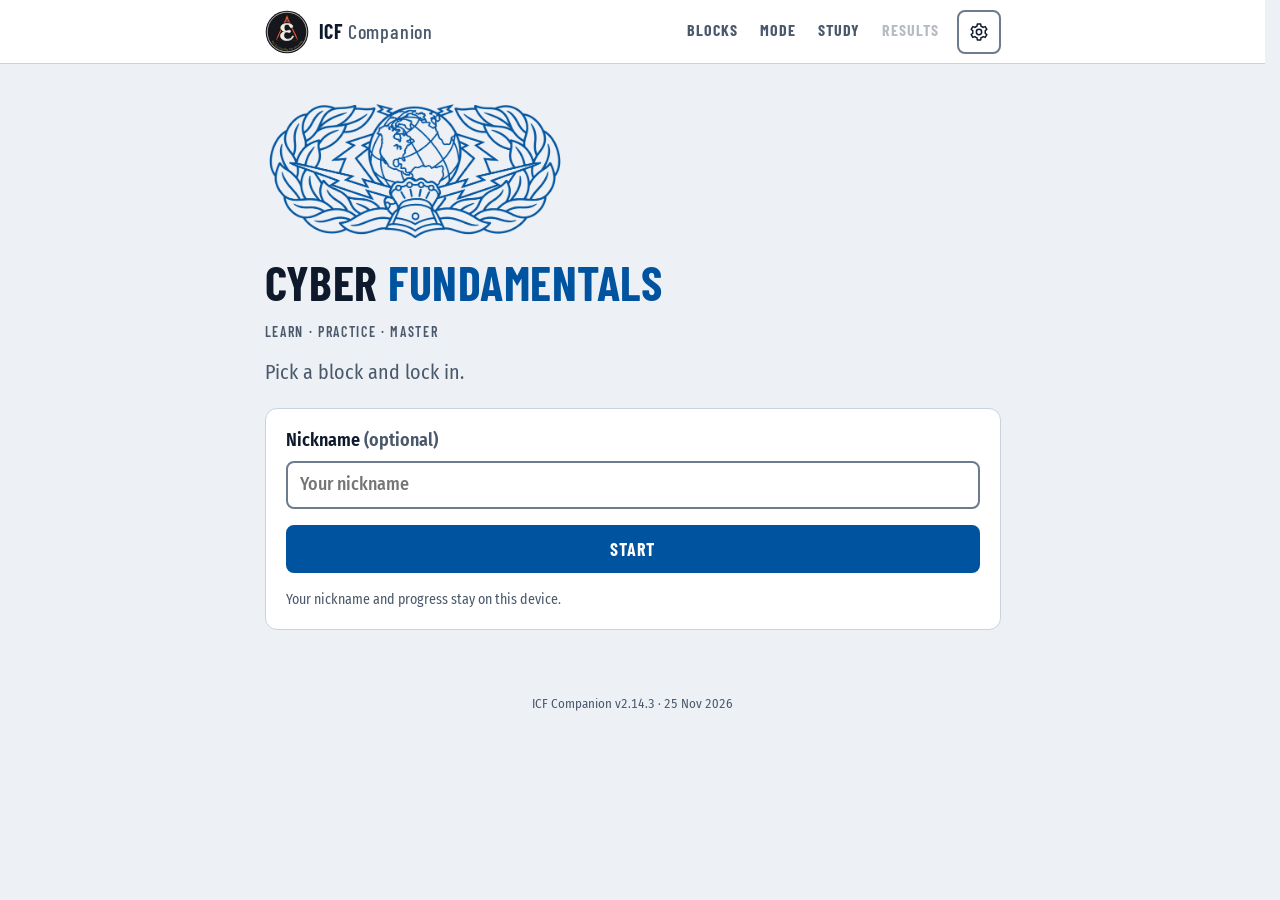
<file: index.html>
<!doctype html>
<html lang="en">
<head>
<meta charset="utf-8">
<meta name="viewport" content="width=device-width,initial-scale=1">
<meta http-equiv="Cache-Control" content="no-store">
<meta name="theme-color" content="#0b111c">
<meta name="description" content="ICF Companion — focused, device-local Cyber Fundamentals practice.">
<title>ICF Companion</title>
<script>
// Synchronous theme bootstrap: runs before styles or application content.
(()=>{const choices=['light','dark','system'];
const mobile=matchMedia('(hover: none) and (pointer: coarse)');
const defaultChoice=mobile.matches?'dark':'light';
let choice=defaultChoice;try{const saved=JSON.parse(localStorage.getItem('icf:theme'));if(choices.includes(saved))choice=saved;}catch{}
const media=matchMedia('(prefers-color-scheme: dark)');
const apply=()=>{const resolved=choice==='system'?(media.matches?'dark':'light'):choice;document.documentElement.dataset.theme=resolved;document.documentElement.style.colorScheme=resolved;document.querySelector('meta[name="theme-color"]').content=resolved==='dark'?'#121C2B':'#FFFFFF';};
window.icfTheme={defaultChoice,get choice(){return choice;},set(value){choice=choices.includes(value)?value:defaultChoice;apply();}};
apply();media.addEventListener('change',()=>{if(choice==='system')apply();});})();
</script>
<meta name="icf-build" content="2014003">
<script type="application/json" id="release-files">{"analytics.mjs":"5e6659afc1c4","app-state.mjs":"d5e59ac7ae2e","app.mjs":"ad58df6098f8","cards-ui.mjs":"0c153c1745c6","cards.json":"fb3bead263ed","data-load.mjs":"59e4b603a540","diagnostics.mjs":"825f95442792","engine.mjs":"28a151caed7c","exam-draw.mjs":"f57f752f4808","exam-ui.mjs":"8c0b500121a4","exam.mjs":"3f8cc6b382b3","faststart.mjs":"81bb4b3750ca","features.mjs":"3d537ab79af3","flags.mjs":"c040d130e471","flashcards-sets.mjs":"c0352fbbbbd3","flashcards.mjs":"e350dba5ddd8","font-body-400.woff2":"73d6a1d1a9b4","font-body-500.woff2":"d3c00b8e38ef","font-body-600.woff2":"d88604c4fe46","font-body-700.woff2":"e94b13bb20b4","font-body-italic-400.woff2":"06f93389f16a","font-display-500.woff2":"460f141ec8f6","font-display-600.woff2":"215a93c696f4","font-display-700.woff2":"3787a5a41917","font-display-italic-500.woff2":"ff26c7788041","glossary-ui.mjs":"77b9f12f7a0c","glossary.json":"83e1ce790524","glossary.mjs":"ef62b2afbc8a","learning.mjs":"42409216783c","migrations.json":"8fa083b26261","nav.mjs":"20c9468eb1ce","pagecount.mjs":"70cab843eb1f","pictures-svg.mjs":"ae7a4e32c426","pictures.mjs":"2093d1bc1086","presentation.mjs":"789c9a92dc7d","questions.json":"a4d171b3b205","reader.mjs":"6d48b1f37d9e","readiness.mjs":"115b85148b2f","scholar-B1.json":"05a69cf8bd5c","scholar-B2.json":"86ac00315ad7","scholar-B3.json":"5b6d6747a136","scholar-B4.json":"b3d466114827","scholar-B5.json":"cbe50cef87aa","scholar-data.mjs":"a0f3ad5b46bc","scholar-ui.mjs":"569f181e1f49","scholar.json":"2e6ec493a38f","scholar.mjs":"be852a00dcf9","screens-exam.mjs":"7c197719d95e","screens-glossary.mjs":"1c4a4385cd10","screens-scholar.mjs":"72f02e031ce5","screens-setup.mjs":"71a2028ef2d9","screens.mjs":"081df3347ea7","session.mjs":"26bf8fed611b","settings.mjs":"9adc0c75a9d7","setup-ui.mjs":"0be47b512ec2","source-links.json":"22fa29c35d4f","sources.mjs":"08a3cd482896","storage-migrate.mjs":"e0539524d74f","storage.mjs":"8d62cc546d40","study-ui.mjs":"b7774545ea43","styles.css":"31d97dbce963","usaf-comm-badge.webp":"98f0f038021a"}</script>
<script type="importmap">{"imports":{"./analytics.mjs":"./analytics.mjs?v=5e6659afc1c4","./app-state.mjs":"./app-state.mjs?v=d5e59ac7ae2e","./app.mjs":"./app.mjs?v=ad58df6098f8","./cards-ui.mjs":"./cards-ui.mjs?v=0c153c1745c6","./data-load.mjs":"./data-load.mjs?v=59e4b603a540","./diagnostics.mjs":"./diagnostics.mjs?v=825f95442792","./engine.mjs":"./engine.mjs?v=28a151caed7c","./exam-draw.mjs":"./exam-draw.mjs?v=f57f752f4808","./exam-ui.mjs":"./exam-ui.mjs?v=8c0b500121a4","./exam.mjs":"./exam.mjs?v=3f8cc6b382b3","./faststart.mjs":"./faststart.mjs?v=81bb4b3750ca","./features.mjs":"./features.mjs?v=3d537ab79af3","./flags.mjs":"./flags.mjs?v=c040d130e471","./flashcards-sets.mjs":"./flashcards-sets.mjs?v=c0352fbbbbd3","./flashcards.mjs":"./flashcards.mjs?v=e350dba5ddd8","./glossary-ui.mjs":"./glossary-ui.mjs?v=77b9f12f7a0c","./glossary.mjs":"./glossary.mjs?v=ef62b2afbc8a","./learning.mjs":"./learning.mjs?v=42409216783c","./nav.mjs":"./nav.mjs?v=20c9468eb1ce","./pagecount.mjs":"./pagecount.mjs?v=70cab843eb1f","./pictures-svg.mjs":"./pictures-svg.mjs?v=ae7a4e32c426","./pictures.mjs":"./pictures.mjs?v=2093d1bc1086","./presentation.mjs":"./presentation.mjs?v=789c9a92dc7d","./reader.mjs":"./reader.mjs?v=6d48b1f37d9e","./readiness.mjs":"./readiness.mjs?v=115b85148b2f","./scholar-data.mjs":"./scholar-data.mjs?v=a0f3ad5b46bc","./scholar-ui.mjs":"./scholar-ui.mjs?v=569f181e1f49","./scholar.mjs":"./scholar.mjs?v=be852a00dcf9","./screens-exam.mjs":"./screens-exam.mjs?v=7c197719d95e","./screens-glossary.mjs":"./screens-glossary.mjs?v=1c4a4385cd10","./screens-scholar.mjs":"./screens-scholar.mjs?v=72f02e031ce5","./screens-setup.mjs":"./screens-setup.mjs?v=71a2028ef2d9","./screens.mjs":"./screens.mjs?v=081df3347ea7","./session.mjs":"./session.mjs?v=26bf8fed611b","./settings.mjs":"./settings.mjs?v=9adc0c75a9d7","./setup-ui.mjs":"./setup-ui.mjs?v=0be47b512ec2","./sources.mjs":"./sources.mjs?v=08a3cd482896","./storage-migrate.mjs":"./storage-migrate.mjs?v=e0539524d74f","./storage.mjs":"./storage.mjs?v=8d62cc546d40","./study-ui.mjs":"./study-ui.mjs?v=b7774545ea43"}}</script>
<link rel="preload" href="./font-display-500.woff2" as="font" type="font/woff2" crossorigin>
<link rel="preload" href="./font-display-600.woff2" as="font" type="font/woff2" crossorigin>
<link rel="preload" href="./font-display-700.woff2" as="font" type="font/woff2" crossorigin>
<link rel="preload" href="./font-body-400.woff2" as="font" type="font/woff2" crossorigin>
<link rel="stylesheet" href="./styles.css?v=31d97dbce963">
<link rel="modulepreload" href="./app.mjs?v=ad58df6098f8">
<link rel="modulepreload" href="./features.mjs?v=3d537ab79af3">
<link rel="modulepreload" href="./settings.mjs?v=9adc0c75a9d7">
<link rel="modulepreload" href="./app-state.mjs?v=d5e59ac7ae2e">
<link rel="modulepreload" href="./session.mjs?v=26bf8fed611b">
<link rel="modulepreload" href="./nav.mjs?v=20c9468eb1ce">
<link rel="modulepreload" href="./cards-ui.mjs?v=0c153c1745c6">
<link rel="modulepreload" href="./flags.mjs?v=c040d130e471">
<link rel="modulepreload" href="./setup-ui.mjs?v=0be47b512ec2">
<link rel="modulepreload" href="./study-ui.mjs?v=b7774545ea43">
<link rel="modulepreload" href="./scholar-ui.mjs?v=569f181e1f49">
<link rel="modulepreload" href="./glossary-ui.mjs?v=77b9f12f7a0c">
<link rel="modulepreload" href="./exam-ui.mjs?v=8c0b500121a4">
<link rel="modulepreload" href="./data-load.mjs?v=59e4b603a540">
<link rel="modulepreload" href="./engine.mjs?v=28a151caed7c">
<link rel="modulepreload" href="./storage.mjs?v=8d62cc546d40">
<link rel="modulepreload" href="./storage-migrate.mjs?v=e0539524d74f">
<link rel="modulepreload" href="./presentation.mjs?v=789c9a92dc7d">
<link rel="modulepreload" href="./screens.mjs?v=081df3347ea7">
<link rel="modulepreload" href="./screens-glossary.mjs?v=1c4a4385cd10">
<link rel="modulepreload" href="./screens-setup.mjs?v=71a2028ef2d9">
<link rel="modulepreload" href="./screens-scholar.mjs?v=72f02e031ce5">
<link rel="modulepreload" href="./screens-exam.mjs?v=7c197719d95e">
<link rel="modulepreload" href="./flashcards.mjs?v=e350dba5ddd8">
<link rel="modulepreload" href="./flashcards-sets.mjs?v=c0352fbbbbd3">
<link rel="modulepreload" href="./analytics.mjs?v=5e6659afc1c4">
<link rel="modulepreload" href="./glossary.mjs?v=ef62b2afbc8a">
<link rel="modulepreload" href="./scholar.mjs?v=be852a00dcf9">
<link rel="modulepreload" href="./scholar-data.mjs?v=a0f3ad5b46bc">
<link rel="modulepreload" href="./pictures.mjs?v=2093d1bc1086">
<link rel="modulepreload" href="./pictures-svg.mjs?v=ae7a4e32c426">
<link rel="modulepreload" href="./learning.mjs?v=42409216783c">
<link rel="modulepreload" href="./exam.mjs?v=3f8cc6b382b3">
<link rel="modulepreload" href="./exam-draw.mjs?v=f57f752f4808">
<link rel="modulepreload" href="./diagnostics.mjs?v=825f95442792">
<link rel="modulepreload" href="./readiness.mjs?v=115b85148b2f">
<link rel="modulepreload" href="./faststart.mjs?v=81bb4b3750ca">
</head>
<body>
<a class="skip" href="#main">Skip to study content</a>
<header>
<a href="#" id="home" aria-label="ICF Companion home">
<svg class="mark" id="mark" viewBox="0 0 512 512" aria-hidden="true" focusable="false"><circle class="mark-disc" cx="256" cy="256" r="248"/><circle class="mark-ring" cx="256" cy="256" r="230" stroke-width="8"/><g class="mark-dots"><circle cx="146.031" cy="351.754" r="3"/><circle cx="161.741" cy="351.754" r="3"/><circle cx="177.451" cy="351.754" r="3"/><circle cx="193.160" cy="351.754" r="3"/><circle cx="208.870" cy="351.754" r="3"/><circle cx="224.580" cy="351.754" r="3"/><circle cx="240.290" cy="351.754" r="3"/><circle cx="256.000" cy="351.754" r="3"/><circle cx="271.710" cy="351.754" r="3"/><circle cx="287.420" cy="351.754" r="3"/><circle cx="303.130" cy="351.754" r="3"/><circle cx="318.840" cy="351.754" r="3"/><circle cx="334.549" cy="351.754" r="3"/><circle cx="350.259" cy="351.754" r="3"/><circle cx="365.969" cy="351.754" r="3"/></g><g class="mark-keyline" stroke-width="8" stroke-linejoin="round" stroke-linecap="round"><path d="M 243.67 95.01 L 145.53 303.09 L 128.51 350.90 L 132.13 352.61 L 158.19 309.06 L 256.33 100.99 Z"/><path d="M 255.67 100.99 L 353.81 309.06 L 379.87 352.61 L 383.49 350.90 L 366.47 303.09 L 268.33 95.01 Z"/><circle cx="256" cy="94" r="16"/><rect x="250" y="64" width="12" height="18" rx="3"/></g><g class="mark-keyline-line" stroke-linejoin="round" stroke-linecap="round"><path d="M 271.78 126.36 A 36 36 0 0 1 240.22 126.36" stroke-width="20.0"/></g><g class="mark-accent"><path d="M 243.67 95.01 L 145.53 303.09 L 128.51 350.90 L 132.13 352.61 L 158.19 309.06 L 256.33 100.99 Z"/><path d="M 255.67 100.99 L 353.81 309.06 L 379.87 352.61 L 383.49 350.90 L 366.47 303.09 L 268.33 95.01 Z"/><circle cx="256" cy="94" r="16"/><rect x="250" y="64" width="12" height="18" rx="3"/></g><g class="mark-accent-line" stroke-linejoin="round" stroke-linecap="round"><path d="M 271.78 126.36 A 36 36 0 0 1 240.22 126.36" stroke-width="12"/></g><path class="mark-eps-edge" transform="translate(256 256) scale(0.42463 -0.42463) translate(-219 -225.5)" d="M47 340Q47 400 99.0 430.5Q151 461 216 461Q239 461 263.5 457.5Q288 454 315.0 446.0Q342 438 359.0 420.5Q376 403 376 378Q376 362 366.5 351.5Q357 341 341 341Q322 341 308.5 356.0Q295 371 288.5 389.0Q282 407 264.5 422.0Q247 437 221 437Q179 437 159.0 408.5Q139 380 139 337Q139 305 156.5 278.5Q174 252 205 252Q225 252 249.5 264.0Q274 276 285 276Q299 276 308.5 266.5Q318 257 318 243Q318 228 308.5 219.0Q299 210 284 210Q272 210 249.0 219.0Q226 228 213 228Q177 228 154.5 202.0Q132 176 132 139Q132 88 162.0 57.0Q192 26 243 26Q333 26 373 119L398 108Q355 -10 210 -10Q143 -10 91.5 24.5Q40 59 40 123Q40 169 75.5 201.5Q111 234 158 241V243Q116 247 81.5 273.5Q47 300 47 340Z" stroke-width="56.5" stroke-linejoin="round"/><path class="mark-eps" transform="translate(256 256) scale(0.42463 -0.42463) translate(-219 -225.5)" d="M47 340Q47 400 99.0 430.5Q151 461 216 461Q239 461 263.5 457.5Q288 454 315.0 446.0Q342 438 359.0 420.5Q376 403 376 378Q376 362 366.5 351.5Q357 341 341 341Q322 341 308.5 356.0Q295 371 288.5 389.0Q282 407 264.5 422.0Q247 437 221 437Q179 437 159.0 408.5Q139 380 139 337Q139 305 156.5 278.5Q174 252 205 252Q225 252 249.5 264.0Q274 276 285 276Q299 276 308.5 266.5Q318 257 318 243Q318 228 308.5 219.0Q299 210 284 210Q272 210 249.0 219.0Q226 228 213 228Q177 228 154.5 202.0Q132 176 132 139Q132 88 162.0 57.0Q192 26 243 26Q333 26 373 119L398 108Q355 -10 210 -10Q143 -10 91.5 24.5Q40 59 40 123Q40 169 75.5 201.5Q111 234 158 241V243Q116 247 81.5 273.5Q47 300 47 340Z" stroke-width="18.8" stroke-linejoin="round"/><g class="mark-phrase"><path transform="translate(81.630 375.097) rotate(55.6665) scale(0.02890 -0.02890) translate(-386.5 0)" d="M155 622Q155 575 120.0 542.0Q85 509 38 500L32 523Q65 528 87.5 550.5Q110 573 110 603Q110 634 84 634Q77 634 65.0 630.0Q53 626 47 626Q26 626 13.0 637.5Q0 649 0 669Q0 692 17.0 703.5Q34 715 56 715Q103 715 129.0 688.0Q155 661 155 622ZM362 80Q362 51 378.5 44.0Q395 37 467 37H494Q601 37 647.0 62.5Q693 88 730 169H758L713 0H173V19Q228 23 244.0 39.5Q260 56 260 109V553Q260 606 244.0 622.5Q228 639 173 643V662H704L707 519H682Q669 586 642.0 605.0Q615 624 530 624H395Q375 624 368.5 617.5Q362 611 362 590V368H516Q580 368 598.5 387.5Q617 407 626 463H649V231H626Q616 293 597.0 310.0Q578 327 516 327H362Z"/><path transform="translate(93.407 390.731) rotate(50.3535) scale(0.02890 -0.02890) translate(-291.0 0)" d="M557 107Q557 -10 500 -10Q491 -10 482.5 -7.5Q474 -5 468.0 -1.5Q462 2 456.0 9.0Q450 16 446.5 21.0Q443 26 439.0 36.5Q435 47 433.0 52.0Q431 57 428.0 69.5Q425 82 424.0 86.0Q423 90 420.5 103.0Q418 116 418 118H416Q395 62 345.0 26.0Q295 -10 237 -10Q147 -10 93.5 59.5Q40 129 40 221Q40 315 97.5 388.0Q155 461 247 461Q312 461 349.0 411.5Q386 362 396 291H398L430 451H514Q492 328 457 214Q437 154 437 151Q437 129 458.5 96.0Q480 63 500 63Q517 63 527.5 76.0Q538 89 538 107ZM377 233Q377 277 366.5 319.5Q356 362 326.0 397.0Q296 432 251 432Q215 432 190.0 408.0Q165 384 153.5 346.0Q142 308 137.0 274.0Q132 240 132 206Q132 163 141.5 123.5Q151 84 179.5 51.5Q208 19 252 19Q298 19 328.0 58.5Q358 98 367.5 143.0Q377 188 377 233ZM161 663Q161 707 199 707Q233 707 244 665L279 492H255Q255 492 237.0 520.0Q219 548 204.0 572.5Q189 597 175.0 625.0Q161 653 161 663Z"/><path transform="translate(103.619 402.182) rotate(46.1893) scale(0.02890 -0.02890) translate(-240.0 0)" d="M455 417Q455 397 416.0 310.5Q377 224 327.0 123.0Q277 22 268 0H240L105 376Q93 407 71 407Q39 407 39 331H15V351Q15 461 105 461Q138 461 156.0 444.5Q174 428 186 394L286 111Q360 255 360 350Q360 358 358.0 373.0Q356 388 356 396Q356 461 408 461Q455 461 455 417Z"/><path transform="translate(119.633 417.224) rotate(40.2254) scale(0.02890 -0.02890) translate(-270.5 0)" d="M281 -112Q281 -200 188 -200Q114 -200 114 -121V-52H190Q190 -54 188.5 -61.0Q187 -68 187 -85Q187 -163 217 -163Q236 -163 246.0 -147.5Q256 -132 256 -112ZM476 -224H392V326Q392 425 330 425Q203 425 203 93Q203 69 203.5 37.0Q204 5 204 0H119V359Q119 376 118.0 386.5Q117 397 109.0 408.5Q101 420 86 420Q44 420 44 320H20Q20 461 111 461Q124 461 135.5 458.0Q147 455 155.0 450.5Q163 446 170.0 437.5Q177 429 181.5 422.5Q186 416 189.0 403.0Q192 390 194.0 383.0Q196 376 197.5 360.5Q199 345 199.5 339.0Q200 333 200.5 317.0Q201 301 201 297H204Q218 365 253.0 413.0Q288 461 349 461Q388 461 414.0 448.0Q440 435 453.0 410.0Q466 385 471.0 357.5Q476 330 476 293ZM413 837H442Q426 780 402.0 755.5Q378 731 337 731Q305 731 256 755L233 766Q209 777 192 777Q157 777 141 731H112Q123 780 149.0 806.0Q175 832 213 832Q249 832 283 814L307 802Q339 787 360 787Q377 787 388.5 798.0Q400 809 413 837ZM349 617Q349 570 314.0 537.0Q279 504 232 495L226 518Q259 523 281.5 545.5Q304 568 304 598Q304 629 278 629Q271 629 259.0 625.0Q247 621 241 621Q220 621 207.0 632.5Q194 644 194 664Q194 687 211.0 698.5Q228 710 250 710Q297 710 323.0 683.0Q349 656 349 617Z"/><path transform="translate(130.895 426.111) rotate(36.3318) scale(0.02890 -0.02890) translate(-226.0 0)" d="M326 -147Q355 -147 375.5 -126.0Q396 -105 396 -72Q396 -41 374.5 -21.0Q353 -1 335 -1Q315 -1 274.5 -7.5Q234 -14 209 -14Q136 -14 88.0 46.5Q40 107 40 204Q40 310 114.0 385.0Q188 460 311 460Q340 460 361.5 453.5Q383 447 393.5 437.0Q404 427 409.0 418.5Q414 410 414 404Q414 388 401.5 376.5Q389 365 360 365Q340 365 302.0 373.5Q264 382 240 382Q195 382 161.5 365.0Q128 348 111.0 322.0Q94 296 86.5 272.5Q79 249 79 229Q79 168 112.5 125.0Q146 82 200 82Q212 82 259.0 84.5Q306 87 311 87Q348 87 375.0 70.0Q402 53 414.5 28.5Q427 4 432.5 -16.5Q438 -37 438 -52Q438 -70 429.5 -97.0Q421 -124 404.0 -156.0Q387 -188 353.0 -210.5Q319 -233 275 -233Q240 -233 217.0 -216.0Q194 -199 194 -174Q194 -158 208.0 -144.5Q222 -131 254 -131Q268 -131 292.0 -139.0Q316 -147 326 -147Z"/><path transform="translate(150.159 438.720) rotate(30.0817) scale(0.02890 -0.02890) translate(-321.0 0)" d="M462 463Q502 463 531.0 443.5Q560 424 574.5 392.0Q589 360 595.5 327.5Q602 295 602 261Q602 153 541.0 75.0Q480 -3 376 -8L373 -222H289L292 -8Q271 -7 245.0 -1.5Q219 4 181.0 21.0Q143 38 113.0 64.0Q83 90 61.5 137.5Q40 185 40 246Q40 332 82.0 397.5Q124 463 199 463Q238 463 258.0 452.0Q278 441 295 408L277 394Q263 416 250.5 425.0Q238 434 216 434Q171 434 150.5 381.5Q130 329 130 254Q130 126 170.5 76.0Q211 26 292 21L293 113Q293 157 295.0 192.0Q297 227 302.0 270.5Q307 314 319.0 345.5Q331 377 349.0 405.0Q367 433 395.5 448.0Q424 463 462 463ZM573 263Q573 291 568.0 318.0Q563 345 552.5 372.5Q542 400 520.0 417.0Q498 434 469 434Q441 434 421.5 422.0Q402 410 391.5 389.5Q381 369 377.0 346.5Q373 324 373 298Q373 294 373 292L376 21Q468 26 520.5 96.0Q573 166 573 263Z"/><path transform="translate(161.968 445.069) rotate(26.4430) scale(0.02890 -0.02890) translate(-143.0 0)" d="M271 111Q271 52 247.5 21.0Q224 -10 167 -10Q112 -10 88.5 19.5Q65 49 65 106V451H149V72Q149 52 161.0 39.0Q173 26 193 26Q216 26 229.0 42.0Q242 58 244.5 75.5Q247 93 247 119V145H271Z"/><path transform="translate(171.739 449.621) rotate(23.5179) scale(0.02890 -0.02890) translate(-230.0 0)" d="M445 91Q445 -10 378 -10Q361 -10 346.5 -1.5Q332 7 323.5 17.0Q315 27 307.0 46.5Q299 66 296.0 75.5Q293 85 288 106L230 333H228L100 -1H15L193 450Q191 456 185.0 482.0Q179 508 173.5 524.0Q168 540 158.5 561.0Q149 582 134.0 592.5Q119 603 100 603Q64 603 49 550H30V567Q30 609 48.0 641.0Q66 673 106 673Q122 673 136.0 664.0Q150 655 159.0 644.0Q168 633 177.0 611.5Q186 590 189.5 578.5Q193 567 199.5 542.5Q206 518 207 515L305 173Q324 104 343 83Q359 65 380 65Q401 65 412.5 83.5Q424 102 425 123H445Z"/><path transform="translate(184.918 454.838) rotate(19.6714) scale(0.02890 -0.02890) translate(-260.5 0)" d="M261 460Q357 460 419.0 396.0Q481 332 481 234Q481 130 417.0 60.0Q353 -10 259.0 -10.0Q165 -10 102.5 57.5Q40 125 40 226Q40 329 101.5 394.5Q163 460 261 460ZM130 275Q130 168 169.0 93.0Q208 18 271 18Q327 18 359.0 66.0Q391 114 391 199Q391 302 351.0 367.0Q311 432 248 432Q195 432 162.5 389.0Q130 346 130 275Z"/><path transform="translate(199.474 459.455) rotate(15.5269) scale(0.02890 -0.02890) translate(-268.0 0)" d="M521 132Q521 -10 429 -10Q414 -10 402.0 -7.0Q390 -4 381.5 4.0Q373 12 366.5 18.0Q360 24 355.5 38.0Q351 52 348.5 59.0Q346 66 344.5 84.0Q343 102 342.5 107.5Q342 113 341.0 133.0Q340 153 340 155H337Q323 88 287.5 39.0Q252 -10 192 -10Q114 -10 86 89H84Q84 33 113.5 -57.5Q143 -148 143 -182Q143 -224 101 -224Q65 -224 65 -170V451H149V125Q149 86 162.5 56.0Q176 26 210 26Q338 26 338 359Q338 382 337.5 414.0Q337 446 337 451H422V92Q422 31 454 31Q497 31 497 132Z"/><path transform="translate(215.191 463.180) rotate(11.1431) scale(0.02890 -0.02890) translate(-291.0 0)" d="M557 107Q557 -10 500 -10Q491 -10 482.5 -7.5Q474 -5 468.0 -1.5Q462 2 456.0 9.0Q450 16 446.5 21.0Q443 26 439.0 36.5Q435 47 433.0 52.0Q431 57 428.0 69.5Q425 82 424.0 86.0Q423 90 420.5 103.0Q418 116 418 118H416Q395 62 345.0 26.0Q295 -10 237 -10Q147 -10 93.5 59.5Q40 129 40 221Q40 315 97.5 388.0Q155 461 247 461Q312 461 349.0 411.5Q386 362 396 291H398L430 451H514Q492 328 457 214Q437 154 437 151Q437 129 458.5 96.0Q480 63 500 63Q517 63 527.5 76.0Q538 89 538 107ZM377 233Q377 277 366.5 319.5Q356 362 326.0 397.0Q296 432 251 432Q215 432 190.0 408.0Q165 384 153.5 346.0Q142 308 137.0 274.0Q132 240 132 206Q132 163 141.5 123.5Q151 84 179.5 51.5Q208 19 252 19Q298 19 328.0 58.5Q358 98 367.5 143.0Q377 188 377 233Z"/><path transform="translate(231.089 465.687) rotate(6.7751) scale(0.02890 -0.02890) translate(-266.0 0)" d="M482 341Q482 293 477.5 249.5Q473 206 458.5 157.0Q444 108 421.0 72.5Q398 37 358.0 13.5Q318 -10 266.0 -10.0Q214 -10 174.0 13.5Q134 37 111.0 72.5Q88 108 73.5 157.0Q59 206 54.5 249.5Q50 293 50 341Q50 384 56.5 427.0Q63 470 78.5 515.0Q94 560 118.0 594.0Q142 628 180.0 650.0Q218 672 266.0 672.0Q314 672 352.0 650.0Q390 628 414.0 594.0Q438 560 453.5 515.0Q469 470 475.5 427.0Q482 384 482 341ZM390 358Q390 648 266.0 648.0Q142 648 142 358ZM390 334H142V301Q142 270 143.0 249.0Q144 228 147.0 189.5Q150 151 158.0 124.5Q166 98 179.0 70.5Q192 43 214.5 28.5Q237 14 266.0 14.0Q295 14 317.5 28.5Q340 43 353.0 70.5Q366 98 374.0 124.5Q382 151 385.0 189.5Q388 228 389.0 249.0Q390 270 390 301Z"/><path transform="translate(246.539 466.949) rotate(2.5678) scale(0.02890 -0.02890) translate(-270.5 0)" d="M351 686Q351 676 335.5 648.0Q320 620 302.5 593.0Q285 566 267.0 539.5Q249 513 247 510H223L268 684Q279 725 316 725Q331 725 341.0 714.5Q351 704 351 686ZM476 -224H392V326Q392 425 330 425Q203 425 203 93Q203 69 203.5 37.0Q204 5 204 0H119V359Q119 376 118.0 386.5Q117 397 109.0 408.5Q101 420 86 420Q44 420 44 320H20Q20 461 111 461Q124 461 135.5 458.0Q147 455 155.0 450.5Q163 446 170.0 437.5Q177 429 181.5 422.5Q186 416 189.0 403.0Q192 390 194.0 383.0Q196 376 197.5 360.5Q199 345 199.5 339.0Q200 333 200.5 317.0Q201 301 201 297H204Q218 365 253.0 413.0Q288 461 349 461Q388 461 414.0 448.0Q440 435 453.0 410.0Q466 385 471.0 357.5Q476 330 476 293Z"/><path transform="translate(260.886 467.105) rotate(-1.3257) scale(0.02890 -0.02890) translate(-226.0 0)" d="M326 -147Q355 -147 375.5 -126.0Q396 -105 396 -72Q396 -41 374.5 -21.0Q353 -1 335 -1Q315 -1 274.5 -7.5Q234 -14 209 -14Q136 -14 88.0 46.5Q40 107 40 204Q40 310 114.0 385.0Q188 460 311 460Q340 460 361.5 453.5Q383 447 393.5 437.0Q404 427 409.0 418.5Q414 410 414 404Q414 388 401.5 376.5Q389 365 360 365Q340 365 302.0 373.5Q264 382 240 382Q195 382 161.5 365.0Q128 348 111.0 322.0Q94 296 86.5 272.5Q79 249 79 229Q79 168 112.5 125.0Q146 82 200 82Q212 82 259.0 84.5Q306 87 311 87Q348 87 375.0 70.0Q402 53 414.5 28.5Q427 4 432.5 -16.5Q438 -37 438 -52Q438 -70 429.5 -97.0Q421 -124 404.0 -156.0Q387 -188 353.0 -210.5Q319 -233 275 -233Q240 -233 217.0 -216.0Q194 -199 194 -174Q194 -158 208.0 -144.5Q222 -131 254 -131Q268 -131 292.0 -139.0Q316 -147 326 -147Z"/><path transform="translate(271.018 466.627) rotate(-4.0783) scale(0.02890 -0.02890) translate(-125.0 0)" d="M142 -2Q142 -2 133.5 -4.0Q125 -6 115 -6Q88 -6 72.0 7.5Q56 21 56 45Q56 70 72.5 86.0Q89 102 115 102Q149 102 172.0 76.5Q195 51 195 13Q195 -32 164.0 -74.0Q133 -116 83 -141L74 -122Q156 -66 156 -16Q156 -2 142 -2Z"/><path transform="translate(287.859 464.744) rotate(-8.6777) scale(0.02890 -0.02890) translate(-211.5 0)" d="M47 340Q47 400 99.0 430.5Q151 461 216 461Q239 461 263.5 457.5Q288 454 315.0 446.0Q342 438 359.0 420.5Q376 403 376 378Q376 362 366.5 351.5Q357 341 341 341Q322 341 308.5 356.0Q295 371 288.5 389.0Q282 407 264.5 422.0Q247 437 221 437Q179 437 159.0 408.5Q139 380 139 337Q139 305 156.5 278.5Q174 252 205 252Q225 252 249.5 264.0Q274 276 285 276Q299 276 308.5 266.5Q318 257 318 243Q318 228 308.5 219.0Q299 210 284 210Q272 210 249.0 219.0Q226 228 213 228Q177 228 154.5 202.0Q132 176 132 139Q132 88 162.0 57.0Q192 26 243 26Q333 26 373 119L398 108Q355 -10 210 -10Q143 -10 91.5 24.5Q40 59 40 123Q40 169 75.5 201.5Q111 234 158 241V243Q116 247 81.5 273.5Q47 300 47 340ZM234 622Q234 575 199.0 542.0Q164 509 117 500L111 523Q144 528 166.5 550.5Q189 573 189 603Q189 634 163 634Q156 634 144.0 630.0Q132 626 126 626Q105 626 92.0 637.5Q79 649 79 669Q79 692 96.0 703.5Q113 715 135 715Q182 715 208.0 688.0Q234 661 234 622ZM363 676Q363 666 347.5 638.0Q332 610 314.5 583.0Q297 556 279.0 529.5Q261 503 259 500H235L280 674Q291 715 328 715Q343 715 353.0 704.5Q363 694 363 676Z"/><path transform="translate(301.494 462.202) rotate(-12.4419) scale(0.02890 -0.02890) translate(-268.5 0)" d="M270 461Q302 461 364.0 455.0Q426 449 458 449Q508 449 511 479H524Q520 396 467 396Q420 396 386 401L384 399Q426 367 451.0 319.5Q476 272 476 220Q476 126 416.0 58.0Q356 -10 263 -10Q165 -10 102.5 57.0Q40 124 40 222Q40 326 103.0 393.5Q166 461 270 461ZM245 432Q184 432 158.0 380.5Q132 329 132 261Q132 19 263 19Q384 19 384 188Q384 228 378.5 265.0Q373 302 359.5 342.5Q346 383 316.5 407.5Q287 432 245 432Z"/><path transform="translate(314.934 458.771) rotate(-16.2060) scale(0.02890 -0.02890) translate(-211.5 0)" d="M47 340Q47 400 99.0 430.5Q151 461 216 461Q239 461 263.5 457.5Q288 454 315.0 446.0Q342 438 359.0 420.5Q376 403 376 378Q376 362 366.5 351.5Q357 341 341 341Q322 341 308.5 356.0Q295 371 288.5 389.0Q282 407 264.5 422.0Q247 437 221 437Q179 437 159.0 408.5Q139 380 139 337Q139 305 156.5 278.5Q174 252 205 252Q225 252 249.5 264.0Q274 276 285 276Q299 276 308.5 266.5Q318 257 318 243Q318 228 308.5 219.0Q299 210 284 210Q272 210 249.0 219.0Q226 228 213 228Q177 228 154.5 202.0Q132 176 132 139Q132 88 162.0 57.0Q192 26 243 26Q333 26 373 119L398 108Q355 -10 210 -10Q143 -10 91.5 24.5Q40 59 40 123Q40 169 75.5 201.5Q111 234 158 241V243Q116 247 81.5 273.5Q47 300 47 340Z"/><path transform="translate(324.699 455.674) rotate(-18.9861) scale(0.02890 -0.02890) translate(-143.0 0)" d="M271 111Q271 52 247.5 21.0Q224 -10 167 -10Q112 -10 88.5 19.5Q65 49 65 106V451H149V72Q149 52 161.0 39.0Q173 26 193 26Q216 26 229.0 42.0Q242 58 244.5 75.5Q247 93 247 119V145H271Z"/><path transform="translate(343.130 448.347) rotate(-24.3696) scale(0.02890 -0.02890) translate(-293.5 0)" d="M552 470Q551 410 530.0 394.0Q509 378 455 378H427V95Q427 26 469 26Q500 26 511.5 65.0Q523 104 523 146H547Q547 -10 442 -10Q392 -10 367.5 22.0Q343 54 343 105V378H209Q209 370 209.5 337.5Q210 305 210 283Q210 -10 108 -10Q82 -10 66.5 0.5Q51 11 44.5 33.0Q38 55 36.5 72.5Q35 90 35 121H59Q59 100 69.0 81.5Q79 63 98 63Q180 63 180 342V378H130Q78 378 67 330H43Q55 406 88.0 428.5Q121 451 201 451Q250 451 348.0 447.5Q446 444 495 444Q530 444 533 470Z"/><path transform="translate(357.450 441.194) rotate(-28.7141) scale(0.02890 -0.02890) translate(-260.5 0)" d="M261 460Q357 460 419.0 396.0Q481 332 481 234Q481 130 417.0 60.0Q353 -10 259.0 -10.0Q165 -10 102.5 57.5Q40 125 40 226Q40 329 101.5 394.5Q163 460 261 460ZM130 275Q130 168 169.0 93.0Q208 18 271 18Q327 18 359.0 66.0Q391 114 391 199Q391 302 351.0 367.0Q311 432 248 432Q195 432 162.5 389.0Q130 346 130 275Z"/><path transform="translate(369.645 433.971) rotate(-32.5607) scale(0.02890 -0.02890) translate(-230.0 0)" d="M445 91Q445 -10 378 -10Q361 -10 346.5 -1.5Q332 7 323.5 17.0Q315 27 307.0 46.5Q299 66 296.0 75.5Q293 85 288 106L230 333H228L100 -1H15L193 450Q191 456 185.0 482.0Q179 508 173.5 524.0Q168 540 158.5 561.0Q149 582 134.0 592.5Q119 603 100 603Q64 603 49 550H30V567Q30 609 48.0 641.0Q66 673 106 673Q122 673 136.0 664.0Q150 655 159.0 644.0Q168 633 177.0 611.5Q186 590 189.5 578.5Q193 567 199.5 542.5Q206 518 207 515L305 173Q324 104 343 83Q359 65 380 65Q401 65 412.5 83.5Q424 102 425 123H445Z"/><path transform="translate(381.247 426.007) rotate(-36.3798) scale(0.02890 -0.02890) translate(-257.0 0)" d="M464 305Q464 -10 270 -10Q198 -10 158.0 34.0Q118 78 118 151Q118 187 122.0 259.5Q126 332 126 368Q126 425 91 425Q43 425 43 333H19Q19 391 39.0 426.0Q59 461 113 461Q162 461 186.0 421.5Q210 382 210 330Q210 299 206.5 237.0Q203 175 203 144Q203 90 221.0 58.0Q239 26 289 26Q350 26 385.0 77.5Q420 129 420 193Q420 233 389.5 304.0Q359 375 359 411Q359 431 370.0 446.0Q381 461 401 461Q464 461 464 305Z"/><path transform="translate(393.129 416.576) rotate(-40.4968) scale(0.02890 -0.02890) translate(-268.0 0)" d="M521 132Q521 -10 429 -10Q414 -10 402.0 -7.0Q390 -4 381.5 4.0Q373 12 366.5 18.0Q360 24 355.5 38.0Q351 52 348.5 59.0Q346 66 344.5 84.0Q343 102 342.5 107.5Q342 113 341.0 133.0Q340 153 340 155H337Q323 88 287.5 39.0Q252 -10 192 -10Q114 -10 86 89H84Q84 33 113.5 -57.5Q143 -148 143 -182Q143 -224 101 -224Q65 -224 65 -170V451H149V125Q149 86 162.5 56.0Q176 26 210 26Q338 26 338 359Q338 382 337.5 414.0Q337 446 337 451H422V92Q422 31 454 31Q497 31 497 132Z"/><path transform="translate(405.002 405.625) rotate(-44.8806) scale(0.02890 -0.02890) translate(-291.0 0)" d="M557 107Q557 -10 500 -10Q491 -10 482.5 -7.5Q474 -5 468.0 -1.5Q462 2 456.0 9.0Q450 16 446.5 21.0Q443 26 439.0 36.5Q435 47 433.0 52.0Q431 57 428.0 69.5Q425 82 424.0 86.0Q423 90 420.5 103.0Q418 116 418 118H416Q395 62 345.0 26.0Q295 -10 237 -10Q147 -10 93.5 59.5Q40 129 40 221Q40 315 97.5 388.0Q155 461 247 461Q312 461 349.0 411.5Q386 362 396 291H398L430 451H514Q492 328 457 214Q437 154 437 151Q437 129 458.5 96.0Q480 63 500 63Q517 63 527.5 76.0Q538 89 538 107ZM377 233Q377 277 366.5 319.5Q356 362 326.0 397.0Q296 432 251 432Q215 432 190.0 408.0Q165 384 153.5 346.0Q142 308 137.0 274.0Q132 240 132 206Q132 163 141.5 123.5Q151 84 179.5 51.5Q208 19 252 19Q298 19 328.0 58.5Q358 98 367.5 143.0Q377 188 377 233Z"/><path transform="translate(415.965 393.842) rotate(-49.2486) scale(0.02890 -0.02890) translate(-266.0 0)" d="M482 341Q482 293 477.5 249.5Q473 206 458.5 157.0Q444 108 421.0 72.5Q398 37 358.0 13.5Q318 -10 266.0 -10.0Q214 -10 174.0 13.5Q134 37 111.0 72.5Q88 108 73.5 157.0Q59 206 54.5 249.5Q50 293 50 341Q50 384 56.5 427.0Q63 470 78.5 515.0Q94 560 118.0 594.0Q142 628 180.0 650.0Q218 672 266.0 672.0Q314 672 352.0 650.0Q390 628 414.0 594.0Q438 560 453.5 515.0Q469 470 475.5 427.0Q482 384 482 341ZM390 358Q390 648 266.0 648.0Q142 648 142 358ZM390 334H142V301Q142 270 143.0 249.0Q144 228 147.0 189.5Q150 151 158.0 124.5Q166 98 179.0 70.5Q192 43 214.5 28.5Q237 14 266.0 14.0Q295 14 317.5 28.5Q340 43 353.0 70.5Q366 98 374.0 124.5Q382 151 385.0 189.5Q388 228 389.0 249.0Q390 270 390 301Z"/><path transform="translate(425.647 381.734) rotate(-53.4558) scale(0.02890 -0.02890) translate(-270.5 0)" d="M351 686Q351 676 335.5 648.0Q320 620 302.5 593.0Q285 566 267.0 539.5Q249 513 247 510H223L268 684Q279 725 316 725Q331 725 341.0 714.5Q351 704 351 686ZM476 -224H392V326Q392 425 330 425Q203 425 203 93Q203 69 203.5 37.0Q204 5 204 0H119V359Q119 376 118.0 386.5Q117 397 109.0 408.5Q101 420 86 420Q44 420 44 320H20Q20 461 111 461Q124 461 135.5 458.0Q147 455 155.0 450.5Q163 446 170.0 437.5Q177 429 181.5 422.5Q186 416 189.0 403.0Q192 390 194.0 383.0Q196 376 197.5 360.5Q199 345 199.5 339.0Q200 333 200.5 317.0Q201 301 201 297H204Q218 365 253.0 413.0Q288 461 349 461Q388 461 414.0 448.0Q440 435 453.0 410.0Q466 385 471.0 357.5Q476 330 476 293Z"/><path transform="translate(433.793 369.925) rotate(-57.3494) scale(0.02890 -0.02890) translate(-226.0 0)" d="M326 -147Q355 -147 375.5 -126.0Q396 -105 396 -72Q396 -41 374.5 -21.0Q353 -1 335 -1Q315 -1 274.5 -7.5Q234 -14 209 -14Q136 -14 88.0 46.5Q40 107 40 204Q40 310 114.0 385.0Q188 460 311 460Q340 460 361.5 453.5Q383 447 393.5 437.0Q404 427 409.0 418.5Q414 410 414 404Q414 388 401.5 376.5Q389 365 360 365Q340 365 302.0 373.5Q264 382 240 382Q195 382 161.5 365.0Q128 348 111.0 322.0Q94 296 86.5 272.5Q79 249 79 229Q79 168 112.5 125.0Q146 82 200 82Q212 82 259.0 84.5Q306 87 311 87Q348 87 375.0 70.0Q402 53 414.5 28.5Q427 4 432.5 -16.5Q438 -37 438 -52Q438 -70 429.5 -97.0Q421 -124 404.0 -156.0Q387 -188 353.0 -210.5Q319 -233 275 -233Q240 -233 217.0 -216.0Q194 -199 194 -174Q194 -158 208.0 -144.5Q222 -131 254 -131Q268 -131 292.0 -139.0Q316 -147 326 -147Z"/></g></svg>
<strong>ICF <span>Companion</span></strong>
</a>
<nav class="screens" id="screens" aria-label="Screens">
<button type="button" data-screen-link="blocks">Blocks</button><button type="button" data-screen-link="units">Mode</button><button type="button" data-screen-link="study">Study</button><button type="button" data-screen-link="results">Results</button><button type="button" id="context-link" class="context-link" hidden></button>
</nav>
<button id="tools-toggle" class="tools-toggle" type="button" aria-controls="tools-panel" aria-expanded="false" aria-label="Settings"><svg class="gear" viewBox="0 0 24 24" aria-hidden="true" focusable="false"><path d="M12 15.2a3.2 3.2 0 1 0 0-6.4 3.2 3.2 0 0 0 0 6.4Z"/><path d="M19.4 13.5a7.6 7.6 0 0 0 0-3l2-1.6-2-3.4-2.4 1a7.4 7.4 0 0 0-2.6-1.5L14 2.5h-4l-.4 2.5A7.4 7.4 0 0 0 7 6.5l-2.4-1-2 3.4 2 1.6a7.6 7.6 0 0 0 0 3l-2 1.6 2 3.4 2.4-1a7.4 7.4 0 0 0 2.6 1.5l.4 2.5h4l.4-2.5a7.4 7.4 0 0 0 2.6-1.5l2.4 1 2-3.4Z"/></svg></button>
<nav id="tools-panel" class="tools-menu" aria-label="Settings" hidden>
<label class="menu-toggle" for="settings-dark"><span>Theme<span class="sr-only">: dark</span></span><input type="checkbox" id="settings-dark" role="switch" class="sw-input"><span class="track-sw" aria-hidden="true"><span class="knob"><svg class="ico-sun" viewBox="0 0 16 16"><circle cx="8" cy="8" r="3"/><path d="M8 1v2M8 13v2M1 8h2M13 8h2M3 3l1.4 1.4M11.6 11.6L13 13M3 13l1.4-1.4M11.6 4.4L13 3"/></svg><svg class="ico-moon" viewBox="0 0 16 16"><path d="M13 9.5A5.5 5.5 0 1 1 6.5 3a4.5 4.5 0 0 0 6.5 6.5z"/></svg></span></span></label>
<label class="menu-toggle" for="settings-pin-question"><span>Pin question while scrolling</span><input type="checkbox" id="settings-pin-question" role="switch" class="sw-input"><span class="track-sw" aria-hidden="true"><span class="knob"></span></span></label>
<button id="help" type="button">How to use</button>
<button id="reviews" type="button">Diagnostics</button>
<button id="reset" type="button" class="danger">Delete Local Data</button>
</nav>
</header>
<noscript><p class="noscript-notice">Turn on JavaScript in your browser to use ICF Companion.</p></noscript>
<main id="main" tabindex="-1">
<p role="status">Opening your study space…</p>
</main>
<p id="answer-status" class="sr-only" role="status" aria-live="polite" aria-atomic="true"></p>
<p id="storage-notice" role="status"></p>
<footer>
<span id="app-version">ICF Companion v2.14.3 · 25 Nov 2026</span>
</footer>
<dialog id="dialog" aria-labelledby="dialog-title"></dialog>
<script type="module" src="./app.mjs?v=ad58df6098f8"></script>
<script type="module" src="./pagecount.mjs?v=70cab843eb1f"></script>
</body>
</html>
</file>
<file: styles.css>
@layer tokens,base,components,screens,utilities;
@font-face{font-family:"Barlow Condensed";font-weight:500;font-display:swap;src:url("./font-display-500.woff2") format("woff2")}
@font-face{font-family:"Barlow Condensed";font-weight:600;font-display:swap;src:url("./font-display-600.woff2") format("woff2")}
@font-face{font-family:"Barlow Condensed";font-weight:700;font-display:swap;src:url("./font-display-700.woff2") format("woff2")}
@font-face{font-family:"Barlow Condensed";font-style:italic;font-weight:500;font-display:swap;src:url("./font-display-italic-500.woff2") format("woff2")}
@font-face{font-family:"Fira Sans Condensed";font-weight:400;font-display:swap;src:url("./font-body-400.woff2") format("woff2")}
@font-face{font-family:"Fira Sans Condensed";font-weight:500;font-display:swap;src:url("./font-body-500.woff2") format("woff2")}
@font-face{font-family:"Fira Sans Condensed";font-weight:600;font-display:swap;src:url("./font-body-600.woff2") format("woff2")}
@font-face{font-family:"Fira Sans Condensed";font-weight:700;font-display:swap;src:url("./font-body-700.woff2") format("woff2")}
@font-face{font-family:"Fira Sans Condensed";font-style:italic;font-weight:400;font-display:swap;src:url("./font-body-italic-400.woff2") format("woff2")}
@layer tokens{
:root{--paper:#EDF1F5;--sheet:#FFF;--ink:#0E1A2B;--muted:#4A586B;--rule:#C9D2DD;--blue:#00539F;--blue-ink:#FFF;--blue-soft:#DCE6F7;--violet:#5B3FB8;--violet-soft:#E9E3FA;--good:#11683A;--good-soft:#E0F2E7;--bad:#A3201B;--bad-soft:#FBE4E2;--gold:#8A5A00;--gold-soft:#FFF1CC;--scholar:#0E6470;--scholar-soft:#DCF1F2;--good-quiet:#F1F8F3;--good-quiet-line:#2E7D52;--bad-quiet:#FDF3F2;--bad-quiet-line:#B33A34;--good-mark:#1D7344;--bad-mark:#A3201B;--focus:#A21CAF;--control:#6C7B8E;--shadow:0 16px 36px -16px rgba(14,26,43,.45);
  --warn:var(--gold);--tone:var(--blue);--tone-soft:var(--blue-soft);--tone-ink:var(--blue-ink);
  --t1:.8125rem;--t2:.875rem;--t3:1rem;--t4:1.125rem;--t5:1.25rem;--t6:1.5rem;--t7:2rem;--t8:3rem;--r1:4px;--r2:8px;--r3:12px;--rp:999px;--review-gap:8px;
  --f-display:"Barlow Condensed","Arial Narrow",system-ui,sans-serif;--f-body:"Fira Sans Condensed",system-ui,-apple-system,"Segoe UI",Roboto,"Helvetica Neue",Arial,sans-serif;--header-height:64px;--header-cover:var(--header-height);--col:46rem;--gutter:max(16px,calc((100% - var(--col))/2));@media (max-width:640px){--gutter:max(11px,env(safe-area-inset-left,0px))}color-scheme:light}
:root[data-theme="dark"]{--paper:#0A111C;--sheet:#121C2B;--ink:#E6ECF4;--muted:#9AA8BA;--rule:#2A384C;--blue:#7FA8F0;--blue-ink:#07101C;--blue-soft:#1A2B47;--violet:#B39DFF;--violet-soft:#2A2147;--good:#5FD08E;--good-soft:#123222;--bad:#FF8A80;--bad-soft:#3A1715;--gold:#F2C14E;--gold-soft:#3A2D0E;--scholar:#5CC8D0;--scholar-soft:#123338;--good-quiet:#16271F;--good-quiet-line:#48A170;--bad-quiet:#2A1B1F;--bad-quiet-line:#D96B64;--good-mark:#5FD08E;--bad-mark:#F07167;--focus:#F0ABFC;--control:#64758E;--shadow:0 16px 36px -16px rgba(0,0,0,.7);color-scheme:dark}
@media (prefers-color-scheme:dark){:root:not([data-theme]){--paper:#0A111C;--sheet:#121C2B;--ink:#E6ECF4;--muted:#9AA8BA;--rule:#2A384C;--blue:#7FA8F0;--blue-ink:#07101C;--blue-soft:#1A2B47;--violet:#B39DFF;--violet-soft:#2A2147;--good:#5FD08E;--good-soft:#123222;--bad:#FF8A80;--bad-soft:#3A1715;--gold:#F2C14E;--gold-soft:#3A2D0E;--scholar:#5CC8D0;--scholar-soft:#123338;--good-quiet:#16271F;--good-quiet-line:#48A170;--bad-quiet:#2A1B1F;--bad-quiet-line:#D96B64;--good-mark:#5FD08E;--bad-mark:#F07167;--focus:#F0ABFC;--control:#64758E;--shadow:0 16px 36px -16px rgba(0,0,0,.7);color-scheme:dark}}
[data-tone="blue"]{--tone:var(--blue);--tone-soft:var(--blue-soft)}
[data-tone="violet"]{--tone:var(--violet);--tone-soft:var(--violet-soft)}
[data-tone="gold"]{--tone:var(--gold);--tone-soft:var(--gold-soft)}
[data-tone="scholar"]{--tone:var(--scholar);--tone-soft:var(--scholar-soft)}
[data-tone="good"]{--tone:var(--good);--tone-soft:var(--good-soft)}
[data-tone="bad"]{--tone:var(--bad);--tone-soft:var(--bad-soft)}
[data-tone="warn"]{--tone:var(--warn);--tone-soft:var(--gold-soft)}
}
body{margin:0;padding:0;min-height:100vh;background:var(--paper);color:var(--ink);font:400 var(--t4)/1.55 var(--f-body);overflow-anchor:none;-webkit-text-size-adjust:100%}
@layer base{
*{box-sizing:border-box}
html{scroll-padding-top:calc(var(--header-cover) + 12px);scrollbar-gutter:stable}
:is(h1,h2,h3){font-family:var(--f-display);font-weight:700;line-height:1.05;letter-spacing:.01em;text-transform:uppercase;text-wrap:balance;margin:0}
h1{font-size:var(--t8);@media (max-width:640px){font-size:var(--t7)}}
h2{font-size:var(--t6)}
h3{font-size:var(--t5)}
p,dl,figure,blockquote{margin:0}
p{max-width:65ch}
:is(dt,dd,legend,.label,.unit-label,header strong,.card>strong,.stat strong,.first-title){font-family:var(--f-display)}
dt{font-weight:600;font-size:var(--t1);letter-spacing:.12em;text-transform:uppercase;color:var(--muted)}
dd{margin:0;font-weight:700;line-height:1;& small{font-size:var(--t2);color:var(--muted);font-weight:600}}
a{color:var(--blue)}
fieldset{border:0;margin:0;padding:0;min-width:0}
legend{padding:0;font-weight:600;margin-bottom:8px}
mark{background:var(--good-soft);color:var(--good);border-radius:var(--r1);padding:0 .15em;margin:0 -.15em;-webkit-box-decoration-break:clone;box-decoration-break:clone}
:focus-visible{outline:3px solid var(--focus);outline-offset:2px}
main:focus-visible{outline:none}
@media (prefers-reduced-motion:reduce){*,*::before,*::after{animation:none!important;transition:none!important}}
}
@layer components{
.muted{color:var(--muted)}
.mono{font-size:var(--t2);font-weight:500;letter-spacing:.03em}
.label{font-weight:600;font-size:var(--t2);letter-spacing:.12em;text-transform:uppercase;color:var(--muted);& .tag{margin-left:8px}}
:is(.label,.unit-label)>.tag{translate:0 -.09em}
.correct-label{color:var(--good)}
.incorrect-label{color:var(--bad)}
.status{font-size:var(--t3);font-weight:600;color:var(--warn);&:empty{display:none}&.count:not(.warn){color:var(--muted)}}
header{position:sticky;top:0;z-index:5;display:flex;align-items:center;gap:8px;min-height:64px;padding:env(safe-area-inset-top,0px) var(--gutter) 0;background:var(--sheet);border-bottom:1px solid var(--rule);
  @media (max-width:640px){flex-wrap:wrap;row-gap:0;min-height:0;padding-top:calc(env(safe-area-inset-top,0px) + 6px);transition:transform .2s ease-out;&.nav-only{transform:translateY(calc(-1 * var(--top-row,56px)))}html[data-exam="live"] &{padding-bottom:6px}}}
html:has(header.nav-only){--header-cover:calc(var(--header-height) - var(--top-row,56px))}
@media (max-width:640px) and (prefers-reduced-motion:reduce){header{transition:none}}
#home{display:flex;align-items:center;gap:10px;margin-right:auto;min-height:44px;text-decoration:none;color:inherit;
  & strong{font-weight:700;font-size:var(--t5);letter-spacing:.04em;& span{color:var(--muted);font-weight:500}}
  html[data-exam="live"] &{pointer-events:none}}
.mark{--mark-disc:#15171D;--mark-light:#F3EEE4;--mark-accent:#E4572E;--mark-dots:#5A5E6A;--mark-dots-opacity:1;--mark-phrase:#D4AF37;display:block;width:44px;height:44px;flex:0 0 44px;@media (max-width:640px){width:38px;height:38px;flex-basis:38px}}
:root[data-theme="dark"] .mark{--mark-disc:#00308F;--mark-light:#FFFFFF;--mark-accent:#FFCD00;--mark-dots:#FFFFFF;--mark-dots-opacity:.75;--mark-phrase:#FFCD00}
.mark-disc{fill:var(--mark-disc)}
.mark-ring{fill:none;stroke:var(--mark-light);stroke-width:8}
.mark-dots{fill:var(--mark-dots);fill-opacity:var(--mark-dots-opacity)}
.mark-keyline{fill:var(--mark-disc);stroke:var(--mark-disc);stroke-width:8;stroke-linejoin:round}
.mark-keyline-line{fill:none;stroke:var(--mark-disc)}
.mark-accent{fill:var(--mark-accent)}
.mark-accent-line{fill:none;stroke:var(--mark-accent)}
.mark-eps-edge{fill:var(--mark-disc);stroke:var(--mark-disc);stroke-width:56.5;stroke-linejoin:round}
.mark-eps{fill:var(--mark-light);stroke:var(--mark-light);stroke-width:18.8;stroke-linejoin:round}
.mark-phrase{fill:var(--mark-phrase)}
.screens{display:flex;align-items:center;gap:2px;
  @media (max-width:640px){order:9;flex:1 0 100%;margin-top:6px;border-top:1px solid var(--rule);html[data-exam="live"] &{display:none}}
  & button{flex:none;min-height:44px;padding:0 10px;border:0;border-bottom:3px solid transparent;border-radius:0;background:transparent;color:var(--muted);font-size:var(--t3);
    @media (max-width:640px){flex:1 1 0;min-width:0;padding:0 4px;font-size:var(--t2)}
    &:hover:not([aria-disabled="true"]){color:var(--ink);border-bottom-color:var(--control)}}}
[data-screen-link]{&[aria-current="page"]{color:var(--blue);border-color:var(--blue)}&[aria-disabled="true"]{opacity:.4}html[data-exam="live"] &{display:none}}
.track-sw{position:relative;display:block;width:42px;height:22px;flex:0 0 42px;border-radius:var(--rp);border:2px solid var(--muted);background:var(--paper);transition:background .2s,border-color .2s}
.knob{position:absolute;top:2px;left:2px;width:14px;height:14px;border-radius:50%;background:var(--muted);display:grid;place-items:center;transition:transform .2s,background .2s;& svg{width:10px;height:10px;fill:none;stroke:var(--sheet);stroke-width:2;stroke-linecap:round}}
.ico-moon{display:none}
.sw-input:checked+.track-sw{border-color:var(--blue);background:var(--blue-soft);& .knob{transform:translateX(20px);background:var(--blue)}& .ico-sun{display:none}& .ico-moon{display:block}}
.sw-input{position:absolute;opacity:0;width:1px;height:1px;&:focus-visible+.track-sw{outline:3px solid var(--focus);outline-offset:2px}}
.tools-toggle{flex:none;width:44px;min-height:44px;padding:0;&[aria-expanded="true"]{border-color:var(--blue);color:var(--blue)}}
.gear{width:20px;height:20px;fill:none;stroke:currentColor;stroke-width:1.8;stroke-linejoin:round}
.tools-menu{position:absolute;top:calc(100% - 4px);right:var(--gutter);z-index:6;display:grid;gap:6px;min-width:13rem;padding:8px;background:var(--sheet);border:1px solid var(--rule);border-radius:var(--r3);box-shadow:var(--shadow);& button{width:100%;justify-content:flex-start;min-height:44px;font-size:var(--t3)}}
.menu-toggle{position:relative;display:flex;align-items:center;justify-content:space-between;gap:12px;min-height:48px;padding:0 4px 4px 6px;border-bottom:1px solid var(--rule);margin-bottom:2px;font:700 var(--t3)/1.2 var(--f-display);letter-spacing:.06em;text-transform:uppercase;cursor:pointer}
main{display:flex;flex-direction:column;gap:20px;max-width:calc(var(--col) + 32px);margin:0 auto;padding:28px max(16px,env(safe-area-inset-right,0px)) 64px max(16px,env(safe-area-inset-left,0px));min-height:60vh;& >*{margin:0}
  @media (max-width:640px){padding:16px max(11px,env(safe-area-inset-right,0px)) 40px max(11px,env(safe-area-inset-left,0px));gap:12px}}
.panel{background:var(--sheet);border:1px solid var(--rule);border-radius:var(--r3);padding:18px 20px;display:grid;gap:12px;align-content:start;& >*{margin:0}&[data-tone]{border-left:4px solid var(--tone)}@media (max-width:640px){padding:14px 13px}}
.page-head{display:grid;gap:4px}
.step-head{display:grid;grid-template-columns:1fr auto;align-items:center;gap:2px 12px;& .num{grid-column:1/-1;font-weight:600;font-size:var(--t2);letter-spacing:.12em;color:var(--tone);text-transform:uppercase;line-height:1.2}& h2{grid-column:1}& >button{grid-column:2;grid-row:2}}
button{font:700 var(--t4)/1 var(--f-display);letter-spacing:.06em;text-transform:uppercase;white-space:nowrap;min-height:48px;padding:0 16px;border-radius:var(--r2);border:2px solid var(--control);background:var(--sheet);color:var(--ink);cursor:pointer;display:inline-flex;align-items:center;justify-content:center;gap:8px;max-width:100%;touch-action:manipulation;
  @media (hover:hover){&:hover:not(:disabled):not([aria-disabled="true"]){border-color:var(--tone)}}
  &[data-tone]{border-color:var(--tone);color:var(--tone)}
  &.primary{background:var(--tone);border-color:var(--tone);color:var(--tone-ink);&:hover:not(:disabled){filter:brightness(1.08)}}
  &.small{min-height:44px;padding:0 12px;font-size:var(--t3)}
  &.danger{border-color:var(--bad);color:var(--bad);&.fill{background:var(--bad);color:var(--sheet)}}
  &:disabled,&[aria-disabled="true"]{opacity:.45;cursor:not-allowed;&.primary{background:var(--sheet);border-color:var(--control);color:var(--ink)}}}
.link-button{font:600 var(--t3)/1.2 var(--f-display);letter-spacing:0;text-transform:none;background:none;border:0;padding:0;min-height:44px;color:var(--blue);text-decoration:underline;text-underline-offset:3px}
.lbl{display:inline-block;white-space:nowrap;& >.ico:first-child{margin-right:.4em}& >.ico:last-child{margin-left:.4em}}
.ico{display:inline-block;height:1cap;width:auto;aspect-ratio:1;vertical-align:baseline;overflow:visible}
.actions{display:flex;gap:10px;flex-wrap:wrap;align-items:center}
.gloss-pools{display:grid;grid-template-columns:repeat(auto-fit,minmax(15rem,1fr));margin-top:12px}
.navrow{display:grid;grid-template-columns:1fr 1fr;gap:10px;& >button{width:100%}}
.tool-row{display:flex;flex-wrap:wrap;justify-content:space-between;gap:10px;& >button{min-width:calc((100% - 10px)/6);min-height:44px;padding:0 14px;font-size:var(--t3);&:only-child{margin-left:auto}}}
.toolbar{display:flex;gap:8px;flex-wrap:wrap;align-items:center}
:is(input,select,textarea){font:inherit;font-weight:500;color:var(--ink)}
:is(input:not([type=checkbox]):not([type=radio]),textarea){min-height:48px;padding:0 12px;border:2px solid var(--control);border-radius:var(--r2);background:var(--sheet);width:100%;max-width:100%}
textarea{padding:10px 12px;min-height:120px;resize:vertical;display:block}
input[type=checkbox],input[type=radio]{width:20px;height:20px;flex:0 0 20px;margin:0;accent-color:var(--blue)}
select{-webkit-appearance:none;appearance:none;width:100%;min-height:44px;font:600 var(--t3)/1.2 var(--f-display);padding:0 36px 0 12px;border:2px solid var(--control);border-radius:var(--r2);background:var(--sheet);cursor:pointer;text-overflow:ellipsis;&:hover{border-color:var(--blue)}}
.selwrap{position:relative;display:block;min-width:0;&::after{content:"";position:absolute;right:14px;top:50%;width:9px;height:9px;margin-top:-7px;border-right:2px solid var(--muted);border-bottom:2px solid var(--muted);transform:rotate(45deg);pointer-events:none}}
.field{display:grid;gap:6px;font-weight:600;& small{color:var(--muted);font-weight:500}}
.card{position:relative;display:grid;gap:2px;align-content:start;justify-content:stretch;justify-items:start;text-align:left;width:100%;min-height:48px;padding:12px 16px;border:2px solid var(--control);border-radius:var(--r2);background:var(--sheet);color:var(--ink);cursor:pointer;font:inherit;letter-spacing:0;text-transform:none;white-space:normal;
  & >input{position:absolute;opacity:0;pointer-events:none}
  & >strong{font-weight:700;font-size:var(--t5);letter-spacing:.02em;text-transform:uppercase;line-height:1.1}
  & >span,& >em{color:var(--muted);font-size:var(--t3);line-height:1.35;font-style:normal}
  &[data-tone]{border-left-width:4px;border-left-color:var(--tone)}
  &:has(input:checked){border-color:var(--tone);background:var(--tone-soft);& >strong{color:var(--tone)}}
  &:has(input:focus-visible){outline:3px solid var(--focus);outline-offset:2px}
  &:has(input:disabled),&:disabled{opacity:.55;cursor:not-allowed}
  @media (hover:hover){&:hover:not(:disabled):not(:has(input:disabled)){border-color:var(--tone)}}
  &.row{display:flex;align-items:center;gap:12px;padding:8px 12px;font-size:var(--t3);
    & >input{position:static;opacity:1;pointer-events:auto}
    & strong{font-size:var(--t3);text-transform:none;letter-spacing:0}
    & >span{min-width:0;color:var(--ink);font-size:var(--t3);display:flex;align-items:center;flex-wrap:wrap;gap:0 6px}
    & >.mono{color:var(--muted);margin-left:auto;white-space:nowrap;&[data-tone]{color:var(--tone);font-weight:700}}
    & em{display:block;flex-basis:100%;color:var(--muted);font-size:var(--t2);font-style:normal}}}
.types{display:grid;grid-template-columns:1fr 1fr;gap:10px;& .card{justify-items:center;text-align:center}}
.modes{display:grid;gap:10px}
.units{display:grid;grid-template-columns:repeat(auto-fill,minmax(14rem,1fr));gap:6px}
.all-row{margin-bottom:6px}
.unit-number{font-size:var(--t2);font-weight:500;color:var(--muted);margin-right:8px;letter-spacing:.03em}
.is-dimmed :is(.units,.all-row){opacity:.55}
.setlist{display:grid;gap:6px}
.seg{display:flex;border:2px solid var(--tone);border-radius:var(--r2);overflow:hidden;width:max-content;max-width:100%;& input{position:absolute;opacity:0;pointer-events:none}
  & label{min-height:44px;min-width:64px;display:grid;place-items:center;padding:0 12px;font:700 var(--t4)/1 var(--f-display);letter-spacing:.06em;text-transform:uppercase;cursor:pointer;color:var(--tone);border-left:1px solid var(--tone);white-space:nowrap;
    &:first-child{border-left:0}&:has(input:checked){background:var(--tone-soft);color:var(--tone);outline:2px solid var(--tone);outline-offset:-2px}&:has(input:focus-visible){outline:3px solid var(--focus);outline-offset:-3px}&:has(input:disabled){opacity:.35;cursor:not-allowed}
    &.pool-fit{color:var(--warn);&:has(input:checked){background:var(--sheet);box-shadow:inset 0 0 0 2px var(--warn)}}
    @media (max-width:640px){min-width:0;padding:0 8px;font-size:var(--t3)}}}
.pool-row{display:flex;flex-direction:column;align-items:flex-start;gap:8px}
.pool-note{font-size:var(--t3);font-weight:600;color:var(--warn)}
.pool-kind{display:grid;gap:8px;@media (max-width:640px){& .seg{width:100%}& .seg label{flex:1 1 0}}}
.pool-help{color:var(--muted);font-size:var(--t3);font-style:normal}
.tag{display:inline-block;max-width:100%;font:600 var(--t1)/1.3 var(--f-display);letter-spacing:.1em;text-transform:uppercase;padding:3px 9px;border-radius:var(--rp);border:1px solid var(--rule);color:var(--ink);background:var(--sheet);white-space:nowrap;overflow:hidden;text-overflow:ellipsis;font-style:normal;vertical-align:middle;
  &[data-tone]{color:var(--tone);border-color:var(--tone);background:var(--tone-soft)}&:empty{visibility:hidden}}
button.tag{min-height:36px;padding:0 12px;font-size:var(--t2);&:hover{border-color:var(--blue);color:var(--blue)}}
.drop-toggle::after,details>summary::after{content:"";flex:none;width:9px;height:9px;border-right:2px solid var(--tone);border-bottom:2px solid var(--tone);transform:rotate(45deg) translateY(-3px);transition:transform .2s}
.drop-toggle[aria-expanded="true"]::after,details[open]>summary::after{transform:rotate(225deg) translate(-2px,-2px)}
details>summary{display:flex;align-items:center;gap:8px;min-height:44px;cursor:pointer;list-style:none;&::-webkit-details-marker{display:none}}
.drop{display:grid;gap:8px}
.drop-toggle{display:flex;align-items:center;gap:8px;width:100%;min-height:48px;padding:0 12px 0 14px;border:2px solid var(--control);border-left:4px solid var(--tone);border-radius:var(--r2);background:var(--sheet);color:var(--ink);text-align:left;
  & .label{flex:1 1 auto;min-width:0;overflow:hidden;text-overflow:ellipsis;white-space:nowrap}&[aria-expanded="true"]{background:var(--tone-soft)}
  @media (max-width:640px){gap:4px;padding:0 12px 0 8px;& .label{font-size:.75rem;letter-spacing:.03em}}}  .drop-count{color:var(--tone);@media (max-width:359px){display:none}}
.drop-panel{grid-column:1/-1;min-width:0;padding:12px 16px 14px;border:1px solid var(--rule);border-left:4px solid var(--tone);border-radius:var(--r2);background:var(--sheet)}
.term-list{list-style:none;margin:0;padding:0;display:grid;gap:8px;font-size:var(--t3);line-height:1.4;& .term-link{text-align:left}}
.source-row{--a:2;--b:4;position:relative;display:grid;grid-template-columns:48px minmax(0,1fr) minmax(0,1fr) 48px;gap:8px;@media (max-width:640px){gap:4px}align-items:stretch;& >.drop{display:contents}&.no-save{--a:1}&.no-flag{--b:5}
  & >.drop>.drop-toggle,& >:not(.drop):not(.flag-btn){grid-row:1;grid-column:3/var(--b);min-width:0}& >.drop-terms>.drop-toggle{grid-column:var(--a)/3}
  &.no-terms>.drop>.drop-toggle,&.no-terms>:not(.drop):not(.flag-btn),&.no-source>.drop-terms>.drop-toggle{grid-column:var(--a)/var(--b)}
  & >.flag-btn{grid-row:1;grid-column:4}& >.save-btn{grid-column:1;margin:0}}
.source-row.no-flag:not(.no-save){grid-template-columns:48px minmax(0,1fr) minmax(0,1fr);--b:4}
.save-toast{position:fixed;left:50%;transform:translateX(-50%);bottom:calc(env(safe-area-inset-bottom,0px) + 16px);z-index:6;width:max-content;max-width:min(var(--col),calc(100vw - 32px));pointer-events:none;animation:reveal .2s ease-out;
  & .tag{display:block;white-space:normal;text-align:center;font-size:var(--t2);padding:8px 14px;box-shadow:var(--shadow);border-color:var(--ink)}
  &.at-top{bottom:auto;top:calc(var(--header-cover) + 12px)}}
.flag-btn{flex:none;margin-left:auto;width:48px;min-height:48px;height:48px;padding:0;background:transparent;color:var(--muted);&[aria-pressed="true"]{color:var(--ink);border-color:var(--ink)}}
.flag-ico{width:20px;height:20px}
[aria-pressed="true"] .flag-cloth{fill:currentColor}
[aria-pressed="true"] .save-slot{stroke:var(--sheet)}
.excerpt-held{display:flex;align-items:center;min-height:48px;padding:6px 14px;border:2px dashed var(--rule);border-left:4px solid var(--rule);border-radius:var(--r2);@media (max-width:640px){padding:6px 8px;& .label{font-size:var(--t1);letter-spacing:.03em}& .held-more{display:none}}}
.answers{display:grid;gap:8px}
.answers:has(.back){grid-auto-rows:1fr}
.answers:has(.back)>.item{--why-lines:2;min-height:calc(26px + 1.75rem + var(--why-lines) * var(--t2) * 1.38);
  @media (max-width:640px){--why-lines:3;min-height:calc(20px + 1.75rem + var(--why-lines) * var(--t2) * 1.38)}}
.item{width:100%;text-align:left;font:inherit;letter-spacing:0;text-transform:none;white-space:normal;color:var(--ink);border:2px solid var(--control);border-radius:var(--r2);padding:10px 12px;background:var(--sheet);min-height:64px;display:grid;grid-template-columns:1.75rem minmax(0,1fr);gap:1px 10px;align-content:start;align-items:start;justify-content:stretch;cursor:pointer;
  & .letter{grid-row:1/span 3;font-size:var(--t2);font-weight:500;width:1.75rem;height:1.75rem;display:grid;place-items:center;border:1px solid var(--rule);border-radius:var(--r1);color:var(--muted)}
  & .answer-body{display:contents}
    & .answer-text{grid-column:2;font-weight:600;align-self:center;min-height:1.75rem;line-height:1.25;display:flex;align-items:center}
  & .feedback-label{grid-column:2;font-weight:700;letter-spacing:.1em;text-transform:uppercase;font-size:var(--t1);line-height:1.2;&:empty{display:none}&:not(:empty){animation:reveal .25s ease-out}}
  & :is(.back,.review-explanation){grid-column:2;display:block;font-style:italic;font-size:var(--t2);line-height:1.38;color:var(--muted);animation:reveal .25s ease-out;& em{font-style:inherit}}
  & .back.pending{visibility:hidden;animation:none}
  @media (hover:hover){&:hover:not([aria-disabled="true"]):not(:disabled):not(.correct,.wrong,.picked){border-color:var(--blue)}}
    &.correct{border-color:var(--good-quiet-line);background:var(--good-quiet);& :is(.feedback-label,.letter){color:var(--good);border-color:var(--good)}}
  &.wrong{border-color:var(--bad-quiet-line);background:var(--bad-quiet);& :is(.feedback-label,.letter){color:var(--bad);border-color:var(--bad)}}
  &.picked{border-color:var(--blue);background:var(--blue-soft);& .letter{background:var(--blue);border-color:var(--blue);color:var(--blue-ink)}& .feedback-label{color:var(--blue)}}
    &[data-exam-answer]:not(.picked) .feedback-label{visibility:hidden}
  &.eliminated,&:disabled{opacity:.5;border-style:dashed}&[aria-disabled="true"]{cursor:default;opacity:1}&:not(button){cursor:default;min-height:0}
  @media (max-width:640px){padding:8px 10px;gap:0 8px;& .answer-text{font-size:var(--t3)}}}
@keyframes reveal{from{opacity:0}}
.answer-marker{width:16px;height:16px;fill:none;stroke:currentColor;stroke-width:2.5;stroke-linecap:round;stroke-linejoin:round}
.ledger{padding:14px 16px;gap:8px;@media (max-width:640px){padding:10px 12px;gap:6px;& .legend{display:none}}}
.track-row{display:flex;justify-content:space-between;align-items:baseline;gap:8px;flex-wrap:wrap}
.ledger-figures{justify-content:flex-start;gap:4px 0;& >div{display:flex;align-items:baseline;gap:6px;padding:0 12px;border-left:1px solid var(--rule);&:first-child{padding-left:0;border-left:0}}
  & dd{font-size:var(--t4)}}
.cells{display:grid;grid-template-columns:repeat(30,minmax(0,1fr));gap:3px;&.dense{gap:2px}}
.cell{aspect-ratio:1;border-radius:2px;background:var(--rule);&.ok{background:var(--good)}&.miss{background:var(--bad)}&.retry{background:var(--bad);opacity:.45}
  &.now{position:relative;z-index:1;box-shadow:0 0 0 2px var(--sheet),0 0 0 4px var(--blue);&:not(.ok):not(.miss):not(.retry){background:var(--blue)}}}
.legend{display:flex;gap:14px;flex-wrap:wrap;font-size:var(--t1);color:var(--muted);& i{display:inline-block;width:10px;height:10px;border-radius:2px;margin-right:6px;vertical-align:-1px}
  & .ok{background:var(--good)}& .miss{background:var(--bad)}& .retry{background:var(--bad);opacity:.45}& .now{background:var(--blue)}}
.stats{display:grid;grid-template-columns:repeat(4,minmax(0,1fr));gap:1px;background:var(--rule);border:1px solid var(--rule);border-radius:var(--r3);overflow:hidden;@media (max-width:640px){grid-template-columns:repeat(2,minmax(0,1fr))}}
.stat{background:var(--sheet);padding:16px;display:grid;gap:4px;align-content:start;& strong{font-size:var(--t7);line-height:1}& small{color:var(--muted);font-size:var(--t2)}}
.stat-sep{color:var(--muted);font-weight:500}
.stat-split{display:grid;grid-template-columns:repeat(3,auto);justify-content:start;justify-items:center;align-items:baseline;column-gap:.3em;row-gap:4px;& .label{letter-spacing:0;font-size:var(--t3);line-height:1.225}}
.metrics{display:flex;flex-wrap:wrap;row-gap:6px}
.bars{display:grid;grid-template-columns:fit-content(50%) auto minmax(4rem,1fr) 3rem;column-gap:12px;row-gap:8px;@media (max-width:640px){grid-template-columns:fit-content(44%) auto minmax(3rem,1fr) 2.75rem;column-gap:8px}}
.bars-rest{margin:10px 0 0;font-size:var(--t3)}
.card-set-none{display:flex;align-items:center;justify-content:space-between;gap:12px;& p{margin:0}}
.barrow{display:grid;grid-column:1/-1;grid-template-columns:subgrid;align-items:center;font-size:var(--t3);& .b{position:relative;height:10px;border-radius:5px;background:var(--rule);& i{display:block;height:100%;border-radius:5px;background:var(--tone)}}& .mono{text-align:right;font-weight:700}}
.bar-name{display:flex;align-items:center;gap:0 8px;min-width:0;& .unit-number{flex:none;margin-right:0}& .tag{margin-left:auto}}
.bar-title{min-width:0;overflow-wrap:anywhere}
.bar-tag{min-width:0;display:flex;justify-content:flex-start}
.score-list{display:grid;& >div{display:flex;justify-content:space-between;gap:12px;padding:10px 0;border-bottom:1px solid var(--rule);&:last-child{border-bottom:0}}}
.answer-review{display:grid;gap:12px}
.review-item{background:var(--sheet);border:1px solid var(--rule);border-radius:var(--r3);padding:16px 18px;display:grid;gap:10px;& >*{margin:0}& >button{justify-self:start}
  & h3{text-wrap:pretty;font-size:var(--t4);font-weight:600;text-transform:none;letter-spacing:0;line-height:1.4}
    & .review-head{display:grid;grid-template-columns:auto auto minmax(0,1fr);column-gap:var(--review-gap);align-items:first baseline}
  &.review-compact{padding:0;gap:0;& >summary{display:grid;grid-template-columns:auto auto minmax(0,1fr) auto;gap:var(--review-gap);align-items:center;min-height:48px;padding:0 18px}& >:not(summary){margin:10px 18px 0;width:auto;min-width:0}& >summary+*{margin-top:16px}
    &[open]{padding-bottom:16px;gap:0;& >summary{border-bottom:1px solid var(--rule)}& .review-compact-stem{white-space:normal}}}}
.review-compact-stem{white-space:nowrap;overflow:hidden;text-overflow:ellipsis;font-weight:600;font-size:var(--t3)}
.review-number{font-weight:700}
.review-explanation{display:block;color:var(--muted);font-size:var(--t3)}
.answer-attempts{display:grid;gap:6px}
.review-question{text-wrap:pretty;font-size:var(--t5);font-weight:600;text-transform:none;letter-spacing:0;line-height:1.4}
dialog{border:1px solid var(--rule);border-radius:var(--r3);background:var(--sheet);box-shadow:var(--shadow);color:var(--ink);padding:22px;width:min(34rem,calc(100vw - 32px));max-height:calc(100dvh - 32px);overflow:auto;&::backdrop{background:rgba(10,17,28,.6)}& >*+*{margin-top:12px}& h2{font-size:var(--t6)}
  & .actions{margin-top:16px;padding-top:14px;border-top:1px solid var(--rule);flex-wrap:nowrap;& >button{flex:1 1 0;min-width:0;padding:0 8px;font-size:var(--t3)}}& .dialog-close{margin-left:auto}
  & label:not(.card){display:grid;gap:6px;font-weight:600;& >:is(input,select,textarea){margin-top:0}}}
.help-list{list-style:none;margin:10px 0 0;padding:0;display:grid;gap:10px}
.help-list li{display:grid;gap:2px}
.help-list span{color:var(--muted)}
.diag-list{list-style:none;margin:12px 0 0;padding:0;border:1px solid var(--rule);border-radius:var(--r2);max-height:min(50dvh,24rem);overflow:auto}
.diag-row{display:grid;gap:4px;padding:12px 14px;border-top:1px solid var(--rule);&:first-child{border-top:0}& >.link-button{justify-self:start;min-height:36px}}
.diag-meta{display:flex;gap:8px;align-items:center;flex-wrap:wrap;& .mono{color:var(--blue)}}
.diag-stem{color:var(--muted);font-size:var(--t3);display:-webkit-box;-webkit-line-clamp:2;-webkit-box-orient:vertical;overflow:hidden}
.diag-note{font-weight:600}
.diag-empty{padding:14px;border:1px dashed var(--rule);border-radius:var(--r2);color:var(--muted)}
.term-pop{position:absolute;z-index:30;display:grid;gap:8px;padding:14px 16px;background:var(--sheet);border:1px solid var(--rule);border-radius:var(--r3);box-shadow:var(--shadow);max-height:70vh;overflow:auto;
  &.sheet{position:fixed;left:0;right:0;bottom:0;top:auto;width:auto;border-radius:var(--r3) var(--r3) 0 0;padding-bottom:max(16px,env(safe-area-inset-bottom,0px))}}
.pop-head{display:flex;align-items:flex-start;gap:8px;& h2{flex:1;font-size:var(--t5)}& .small,& .save-btn{min-height:44px;width:44px;height:44px;padding:0;margin:0;flex:0 0 44px}}
.pop-expansion{font-weight:700}
.pop-see .link-button{display:inline;min-height:0;padding:2px 0;font-size:var(--t3)}
.term-link{display:inline;min-height:0;padding:0;border:0;border-radius:2px;background:none;font:inherit;letter-spacing:inherit;text-transform:none;white-space:normal;color:inherit;cursor:pointer;text-decoration:underline dotted;text-decoration-thickness:1px;text-underline-offset:3px;&:hover{border:0;text-decoration-style:solid}}
.excerpt-head{font-weight:700;letter-spacing:.02em}
.term-excerpts{list-style:none;margin:6px 0 0;padding:0;display:grid;gap:8px;& >li{display:grid;gap:2px;padding-left:12px;border-left:3px solid var(--rule)}
  & blockquote{font-size:var(--t3);line-height:1.4;display:grid;gap:4px;& ul{margin:0;padding-left:1.15em;display:grid;gap:2px;& ul{margin-top:2px;list-style:circle}}}& .label{font-size:var(--t1)}}
:is(.status:not(.count),.status.count.warn,.pool-note,#storage-notice,.noscript-notice):not(:empty)::before{content:"\26A0\FE0E";content:"\26A0\FE0E" / "";margin-right:.35em}
.noscript-notice{max-width:var(--col);margin:16px auto;padding:0 16px;color:var(--warn);font-size:var(--t3);font-weight:600}
#storage-notice{max-width:var(--col);margin:0 auto;padding:0 16px;color:var(--warn);font-size:var(--t3);font-weight:600;&:empty{display:none}}
footer{text-align:center;color:var(--muted);font-size:var(--t1);padding:0 16px max(32px,env(safe-area-inset-bottom,0px))}
}
@layer screens{
.hero{display:grid;gap:14px;padding-top:8px;& h1 em{font-style:normal;color:var(--blue)}}
.comm-badge{display:block;width:300px;max-width:100%;aspect-ratio:1817/866;background:var(--blue);-webkit-mask:url("./usaf-comm-badge.webp") center/contain no-repeat;mask:url("./usaf-comm-badge.webp") center/contain no-repeat;@media (max-width:640px){width:240px}}
.lede{font-size:var(--t5);color:var(--muted)}
.welcome-form{gap:16px}
.first-lede{margin:0}
.first-blocks{display:contents}
.first-block{border:1px solid var(--rule);border-left:4px solid var(--tone);display:flex;align-items:center;justify-content:space-between;gap:8px;width:100%;text-align:left;font:inherit;letter-spacing:0;text-transform:none;white-space:normal;color:var(--ink);cursor:pointer;& .step-head{flex:1;min-width:0;min-height:48px;align-content:center}&::after{content:"";flex:none;width:9px;height:9px;border-right:2px solid var(--tone);border-top:2px solid var(--tone);transform:rotate(45deg)}}
.first-title{grid-column:1;font-weight:700;font-size:var(--t6);line-height:1.05;letter-spacing:.01em;text-transform:uppercase;text-wrap:balance}
.first-links{margin:0;display:flex;flex-wrap:wrap;gap:4px 24px}
.welcome-actions{display:grid;grid-auto-flow:column;grid-auto-columns:1fr;gap:12px;& button{width:100%}@media (max-width:640px){grid-auto-flow:row}}
.privacy-note{font-size:var(--t2);color:var(--muted)}
.hub-head{grid-template-columns:minmax(0,1fr) auto;column-gap:16px;& .comm-badge{grid-column:2;grid-row:1/span 2;align-self:center;width:140px}@media (max-width:640px){& .comm-badge{width:96px}}}
.block-figures{display:flex;flex-wrap:wrap;margin:2px 0 4px;border-top:1px solid var(--rule);border-bottom:1px solid var(--rule);& div{padding:8px 16px 8px 0;margin-right:16px;border-right:1px solid var(--rule);&:last-child{border-right:0;margin-right:0}}
  & dd{font-size:var(--t7);line-height:1.05;& small{font-size:var(--t3)}}
  & [data-tone] :is(dt,dd){color:var(--tone)}}
:is(.exam-figures,.block-figures){@media (max-width:640px){flex-wrap:nowrap;& div{flex:0 1 auto;min-width:0;padding-right:10px;margin-right:10px}& dd{font-size:var(--t6);white-space:nowrap;& small{font-size:var(--t2)}}}}
.block-actions{display:grid;grid-template-columns:1fr 1fr;gap:10px;& >button{grid-column:2;width:100%}}
.block-actions >[data-weak-block]{grid-column:1;white-space:normal;line-height:1.15}
@media (max-width:640px){.block-actions:has(>[data-weak-block]){grid-template-columns:minmax(0,max-content) minmax(96px,1fr)}}
.readiness{display:grid;gap:8px;& p{margin:0}}
.readiness-figures{margin:0;border-top:0}
.readiness-next .label{margin-right:8px}
.practice-section{border-style:dashed}
.resume-panel{grid-template-columns:1fr 1fr;column-gap:10px;align-items:center;& >#resume{grid-column:2;width:100%}@media (max-width:640px){& >div{grid-column:1/-1}}}
.review-groups{display:grid;grid-template-columns:repeat(2,minmax(0,1fr));gap:14px 20px;@media (max-width:640px){grid-template-columns:1fr}}
.review-group{display:grid;gap:10px;align-content:start;& >.label{margin:0}& >button{width:100%}
  @media (max-width:640px){grid-template-columns:repeat(2,minmax(0,1fr));& >.label{grid-column:1/-1}}}
.type-grid{display:grid;grid-template-columns:repeat(3,minmax(0,1fr));grid-auto-rows:1fr;gap:10px;& .card{min-height:112px;padding:14px 16px;gap:4px}
  @media (max-width:640px){grid-template-columns:repeat(2,minmax(0,1fr));& [data-study="glossary"]{grid-column:1/-1}& .card{min-height:96px;padding:12px}}}
.exam-divider{display:flex;align-items:center;gap:12px;color:var(--muted);font:600 var(--t2)/1 var(--f-display);letter-spacing:.12em;text-transform:uppercase;&::before,&::after{content:"";flex:1;border-top:1px solid var(--rule)}}
.exam-entry{display:grid;grid-template-columns:1fr 1fr;align-items:center;gap:12px 10px;padding:16px 18px;cursor:default;& h2{color:var(--violet);font-size:var(--t5);letter-spacing:.02em}& >button{grid-column:2;width:100%}@media (max-width:640px){padding:14px;& >.exam-entry-text{grid-column:1/-1}}}
.exam-entry-text{display:grid;gap:4px;min-width:0}
.exam-entry-sub{color:var(--muted);font-size:var(--t3)}
.study-top{display:grid;grid-template-columns:minmax(max-content,1fr) minmax(0,auto) minmax(max-content,1fr);align-items:center;gap:8px;& >.study-end{justify-self:start}& .meta{justify-self:end;display:flex;gap:8px}& .tag{justify-self:center}
  @media (max-width:640px){& button{min-height:44px;font-size:var(--t3)}}}
.study-mode:disabled{opacity:1;cursor:default}
.q-sheet{gap:16px}
.question-focus{display:grid;gap:12px;background:var(--sheet);border-bottom:1px solid var(--rule);margin:-18px -20px 0;padding:14px 20px;border-radius:var(--r3) var(--r3) 0 0;@media (max-width:640px){gap:8px;margin:-14px -13px 0;padding:10px 13px 12px}}
html[data-pin-question="true"]:not([data-exam="live"]) .q-sheet > .question-focus{position:sticky;top:var(--header-cover);z-index:3;max-height:28vh;overflow-y:auto;overscroll-behavior:contain;
  @media (max-height:560px){position:static;max-height:none;overflow-y:visible}}
.question-heading{display:flex;gap:12px;align-items:baseline;justify-content:space-between;flex-wrap:wrap;@media (max-width:640px){flex-wrap:nowrap;align-items:center}}
.qnum{font-size:var(--t7);font-weight:700;line-height:1;& small{font-size:var(--t3);color:var(--muted);font-weight:500}@media (max-width:640px){font-size:var(--t6)}}
.unit-label,.flash-unit{font-weight:600;font-size:var(--t2);letter-spacing:.12em;text-transform:uppercase;color:var(--muted)}
.stem{font-family:var(--f-body);text-wrap:pretty;font-size:var(--t5);line-height:1.4;font-weight:600;text-transform:none;letter-spacing:0;scroll-margin-top:calc(var(--header-cover) + 12px);@media (max-width:640px){font-size:var(--t4);line-height:1.35}}
.track{display:grid;grid-template-columns:auto 1fr;gap:10px;align-items:start;& .clock{font-size:var(--t2);line-height:1;min-width:2.6em}}
.track-body{display:grid;gap:4px;padding-top:3px}
.track-bar{position:relative;height:6px;border-radius:3px;background:var(--rule)}
.track-fill{position:absolute;inset:0 auto 0 0;border-radius:3px;background:var(--blue);transition:width .2s linear}
.tick{position:absolute;top:-2px;width:1.5px;height:10px;background:var(--ink);transform:translateX(-50%)}
.marks{position:relative;height:14px;& span{position:absolute;top:0;transform:translateX(-50%);font-size:var(--t1);line-height:14px;font-weight:700;opacity:.6;transition:opacity .2s;&.hit{opacity:1}}
  & .mk-terms{letter-spacing:.08em;text-transform:uppercase;color:var(--good)}& .mk-x{color:var(--bad)}& .mk-ok{color:var(--good)}}
.excerpt{display:grid;gap:14px;overflow-wrap:anywhere;& figure{display:grid;gap:6px;&+figure{padding-top:14px;border-top:1px solid var(--rule)}}& blockquote{line-height:1.4;display:grid;gap:4px;& ul{margin:0;padding-left:1.15em;display:grid;gap:2px;& ul{margin-top:2px;list-style:circle}}}& figcaption{font-size:var(--t2);color:var(--muted);letter-spacing:.03em}}
.correction-note{font-size:var(--t2);color:var(--muted)}
section.source-excerpt{color:var(--muted);font-size:var(--t3);border:1px solid var(--rule);border-radius:var(--r2);padding:12px 14px}
.flash-study{display:grid;gap:16px}
.flash-card{position:relative;width:100%;min-height:15rem;display:grid;grid-template-rows:auto 1fr auto;align-content:stretch;justify-content:stretch;gap:12px;text-align:left;padding:24px;border:2px solid var(--control);border-radius:var(--r3);background:var(--sheet);font:inherit;letter-spacing:0;text-transform:none;white-space:normal;color:var(--ink);transform:perspective(1200px) rotateY(0);transition:transform .18s ease-out;
  &.flip-out{transform:perspective(1200px) rotateY(90deg);transition-timing-function:ease-in}&.flip-in{transform:perspective(1200px) rotateY(-90deg);transition:none}
  &[data-side="definition"] .flash-content{font-weight:500;font-size:var(--t5);line-height:1.4;text-transform:none}}
.flash-head{display:flex;justify-content:space-between;align-items:baseline;gap:12px;min-width:0}
.flash-meta{display:flex;flex-wrap:wrap;justify-content:end;align-items:center;gap:6px 10px;min-width:0}
.unit-label.with-tag{display:inline-flex;align-items:center;gap:10px}
.unit-label>.in-missed{flex:none;padding:6px 9px;translate:none;text-box:trim-both cap alphabetic}
.unit-label.with-tag>.unit-text{text-box:trim-both cap alphabetic}
.flash-content{align-self:center;font-weight:700;font-size:var(--t8);line-height:1.05;text-transform:uppercase;overflow-wrap:anywhere;@media (max-width:640px){font-size:var(--t7)}}
.flash-affordance{color:var(--muted);& .on-touch{display:none}@media (hover:none) and (pointer:coarse){& .on-touch{display:inline}& .on-pointer{display:none}}}
.flash-cue{&:empty{display:none}&:not(:empty){padding:12px 14px;border-radius:var(--r2);background:var(--paper);border-left:4px solid var(--ink)}& p{margin:2px 0 0}}
.flash-message:empty{display:none}
.card-back{display:grid;gap:10px}
.card-set-pick .step-head>button{grid-row:1/span 2;align-self:center}
.sets-block{margin-bottom:12px}.sets-filter .sets-block{margin:0}
.set-block{margin:12px 0 4px}
.set-cards{& summary{color:var(--blue);font-weight:600}& ul{list-style:none;margin:0;padding:0;max-height:300px;overflow:auto}& li{display:flex;align-items:center;justify-content:space-between;gap:12px;min-height:52px;border-top:1px solid var(--rule);& >span{min-width:0;overflow-wrap:anywhere}}}
.results-nav,.review-toolbar{margin-top:4px;@media (max-width:640px){flex-wrap:nowrap;& >button{min-width:0;padding:0 10px;font-size:var(--t3)}}}
.review-exit{margin-top:-8px;& >button:only-child{margin-left:0}}
.gloss-tools{display:grid;grid-template-columns:1fr;gap:10px 14px;align-items:start;& :is(input,select){min-height:48px}}
.unit-chips{border:0;margin:0;padding:0;min-width:0;& legend{padding:0;margin-bottom:6px}& .chips{display:grid;grid-template-columns:repeat(auto-fill,minmax(52px,1fr));gap:6px}
  & label{position:relative;min-height:44px;display:grid;place-items:center;border:2px solid var(--control);border-radius:var(--r2);background:var(--sheet);font:700 var(--t3)/1 var(--f-display);letter-spacing:.06em;text-transform:uppercase;cursor:pointer;
    &:has(input:checked){border-color:var(--tone);background:var(--tone-soft);color:var(--tone)}&:has(input:focus-visible){outline:3px solid var(--focus);outline-offset:2px}}
  & input{position:absolute;opacity:0;pointer-events:none}}
.az{display:flex;flex-wrap:wrap;gap:2px 6px;& a{font:700 var(--t3)/1 var(--f-display);min-width:38px;min-height:44px;display:inline-grid;place-items:center;text-decoration:none}}
.gloss-list{display:grid;gap:14px}
.gloss-letter{& h2{font-size:var(--t5);color:var(--muted);margin-bottom:6px;scroll-margin-top:calc(var(--header-cover) + 12px)}& ul{list-style:none;margin:0;padding:0;display:grid;gap:6px}& .card{padding:10px 14px;& >strong{font-size:var(--t4);text-transform:none;letter-spacing:0}& >span{font-size:var(--t2)}}}
.gloss-unit h2{display:flex;align-items:center;gap:8px;color:var(--ink)}
.gloss-short{font-size:var(--t4)}
.exam-form{display:grid;gap:8px}
.form-status{list-style:none;margin:0;padding:0;display:flex;flex-wrap:wrap;gap:6px 18px;& li{display:flex;align-items:center;gap:8px;font-size:var(--t3)}}
.exam-rules{margin:0;padding-left:1.2em;display:grid;gap:4px;font-size:var(--t3)}
.exam-last,.exam-note{font-size:var(--t3)}
.exam-top{position:sticky;top:var(--header-height);z-index:4;padding:8px 10px;border-radius:var(--r3);border:1px solid var(--rule);border-left:4px solid var(--violet);background:var(--sheet);& .exam-clock-cell{justify-self:start}& >button{justify-self:end}@media (max-width:640px){padding:6px 8px}}
.exam-clock{display:inline-flex;align-items:center;min-height:44px;padding:0 12px;border:2px solid transparent;border-radius:var(--r2);background:var(--violet-soft);color:var(--violet);font:600 var(--t4)/1 var(--f-display);letter-spacing:.04em;&.low{background:var(--bad-soft);color:var(--bad)}}
.exam-ledger{gap:10px;& .legend{& .answered{background:var(--violet)}& .blank{background:var(--sheet);border:1px solid var(--rule)}& .now{background:transparent;box-shadow:inset 0 0 0 2px var(--violet)}
  & .flagged{position:relative;width:0;height:0;border-style:solid;border-width:0 10px 10px 0;border-color:transparent var(--ink) transparent transparent;border-radius:0;background:none}}@media (max-width:640px){& .legend{display:flex;gap:10px}}}
.exam-time{height:6px;border-radius:3px;background:var(--violet-soft);overflow:hidden;& i{display:block;height:100%;background:var(--violet);transition:width .2s linear}}
.exam-nav{display:grid;grid-template-columns:repeat(15,minmax(0,1fr));gap:6px;@media (max-width:640px){grid-template-columns:repeat(6,minmax(0,1fr))}}
.exam-cell{position:relative;min-height:40px;padding:0;border:2px solid var(--control);border-radius:var(--r2);background:var(--sheet);color:var(--ink);font-size:var(--t3);letter-spacing:0;&.answered{background:var(--violet);border-color:var(--violet);color:var(--blue-ink)}
  &.flagged::after{content:"";position:absolute;top:-1px;right:-1px;border-style:solid;border-width:0 12px 12px 0;border-color:transparent var(--ink) transparent transparent;border-top-right-radius:6px}&.now{z-index:1;box-shadow:0 0 0 2px var(--sheet),0 0 0 4px var(--violet)}}
.exam-flag-row{display:flex;align-items:center;gap:12px;flex-wrap:wrap}
.exam-flag{gap:8px;& .flag-ico{width:18px;height:18px}&[aria-pressed="true"]{border-color:var(--ink);color:var(--ink)}}
.exam-tools{align-items:center;justify-content:flex-start;& >button:only-child{margin-left:0}}
.submit-figures{margin-top:4px}
.jump-row{display:flex;align-items:center;gap:10px;flex-wrap:wrap}
.jump-list{display:flex;flex-wrap:wrap;gap:8px}
.exam-jump{display:inline-grid;place-items:center;min-height:44px;min-width:44px;padding:0 6px;border:2px solid var(--control);border-radius:var(--r2);text-decoration:none;font:700 var(--t3)/1 var(--f-display);color:var(--violet);&:hover{border-color:var(--violet)}}
.exam-verdict{gap:8px}
.verdict-row{display:flex;align-items:center;gap:16px;flex-wrap:wrap}
.verdict-score{font-weight:700;font-size:var(--t8);line-height:1}
.verdict-tag{font-size:var(--t4);padding:6px 14px}
.exam-changes{& dd:is(.correct-label,.incorrect-label){font-weight:700}@media (max-width:640px){display:grid;grid-template-columns:repeat(2,minmax(0,1fr));gap:6px 12px;& >div{border:0;padding:0}}}
.exam-bars{grid-template-columns:fit-content(46%) minmax(3rem,1fr) 2.75rem 2.75rem;& .barrow .b{overflow:visible;& i{background:var(--violet)}}@media (max-width:640px){& .bar-name{flex-wrap:wrap}& .tag{flex-basis:100%;max-width:max-content;margin-left:0}}}
.study-tick{position:absolute;top:-3px;width:3px;height:16px;border-radius:1px;background:var(--ink);transform:translateX(-50%)}
.bar-head .label{font-size:var(--t1);letter-spacing:.08em;text-align:right}
.bar-key{display:flex;gap:6px;align-items:center;flex-wrap:wrap;font-size:var(--t1);color:var(--muted)}
.key-exam{display:inline-block;width:12px;height:8px;border-radius:2px;background:var(--violet)}
.key-study{display:inline-block;width:3px;height:12px;border-radius:1px;background:var(--ink);margin-left:8px}
.exam-chart{display:grid;gap:4px}
.exam-plot{position:relative;height:140px;display:flex;align-items:flex-end;gap:6px;border-bottom:1px solid var(--rule);padding-right:36px}
.exam-col{flex:1 1 0;max-width:40px;border-radius:var(--r1) var(--r1) 0 0;min-height:2px;&.pass{background:var(--good)}&.fail{background:var(--bad)}&.current{box-shadow:0 0 0 2px var(--sheet),0 0 0 4px var(--violet)}}
.pass-line{position:absolute;left:0;right:0;border-top:2px dashed var(--muted);pointer-events:none;& span{position:absolute;right:0;top:-.75rem;font:600 var(--t1)/1 var(--f-display);color:var(--muted);background:var(--sheet);padding:2px 0 2px 4px}}
.exam-axis{display:flex;gap:6px;padding-right:36px;& span{flex:1 1 0;max-width:40px;text-align:center;font:600 var(--t1)/1 var(--f-display);color:var(--muted)}}
.exam-history-list>div{font-size:var(--t3)}
.review-filter .seg{max-width:100%;overflow-x:auto;& label{min-width:0;padding:0 10px;font-size:var(--t3)}@media (max-width:640px){width:100%;& label{flex:1 1 auto;padding:0 4px;font-size:var(--t2);letter-spacing:.02em}}}
.review-status{display:none}
.exam-item[open] .review-compact-stem{display:none}
.exam-item[open] .review-status{display:flex;gap:6px;align-items:center;flex-wrap:wrap;min-width:0}
.exam-item .review-question{font-size:var(--t4);line-height:1.4}
}
@layer utilities{
:where(*,*::before,*::after){font-variant-numeric:tabular-nums}
[hidden]{display:none!important}
.skip{position:absolute;left:-999px;top:0;&:focus{left:16px;top:8px;z-index:20;background:var(--sheet);padding:10px 14px}}
.sr-only{position:absolute!important;width:1px;height:1px;overflow:hidden;clip:rect(0 0 0 0);white-space:nowrap;margin:-1px;padding:0;border:0}
.perfect{--prism:#B0124F,#B23A00,#7A5C00,#1F6B2C,#00666F,#1F4FB0,#6A2FA0,#B0124F;background:linear-gradient(100deg,var(--prism)) 0 0/300% 100%;-webkit-background-clip:text;background-clip:text;color:transparent;animation:prism 6s linear infinite;
  :root[data-theme="dark"] &{--prism:#FF8FB8,#FFB070,#F2D36B,#8FE3A0,#7FE0E6,#9DB8FF,#CDA2FF,#FF8FB8}
  @media (prefers-color-scheme:dark){:root:not([data-theme]) &{--prism:#FF8FB8,#FFB070,#F2D36B,#8FE3A0,#7FE0E6,#9DB8FF,#CDA2FF,#FF8FB8}}
  @media (prefers-reduced-motion:reduce){animation:none;background-size:100% 100%}}
@keyframes prism{to{background-position:300% 0}}
@media (forced-colors:active){
.mark-disc,.mark-keyline,.mark-eps-edge{fill:CanvasText}.mark-keyline,.mark-keyline-line,.mark-eps-edge{stroke:CanvasText}.mark-ring,.mark-eps,.mark-accent-line{stroke:Canvas}.mark-dots,.mark-accent,.mark-eps,.mark-phrase{fill:Canvas}
.comm-badge{background:CanvasText}
:is(.seg label:has(input:checked),.item.picked .letter,.exam-cell.answered,.exam-clock.low){forced-color-adjust:none}
[data-screen-link]{border-color:Canvas;&[aria-current="page"]{color:Highlight;border-color:Highlight}}
.knob{background:GrayText;& svg{stroke:Canvas}}
.perfect{background:none;color:CanvasText}
.sw-input:checked+.track-sw{border-color:Highlight;& .knob{background:Highlight}}
.card:has(input:checked){border-color:Highlight;& >strong{color:Highlight;&::after{content:" \2713"/""}}}
.seg label:has(input:checked){background:Highlight;color:HighlightText;&.pool-fit{background:Mark;color:MarkText}}
.item.picked{border-color:Highlight;& .letter{background:Highlight;border-color:Highlight;color:HighlightText}& .feedback-label{color:Highlight}}
:is(.cell,.legend i:not(.flagged)){background:Canvas;border:1px solid GrayText;opacity:1}
:is(.cell,.legend i).ok{background:CanvasText;border-color:CanvasText}
:is(.cell,.legend i).miss{border:2px solid CanvasText}
:is(.cell,.legend i).retry{background:GrayText;border-color:GrayText}
.cell.now{outline:2px solid Highlight;outline-offset:1px}
:is(.cell.now:not(.ok):not(.miss):not(.retry),.ledger .legend .now){background:Highlight;border-color:Highlight}
.exam-cell.answered,.exam-ledger .legend .answered{background:CanvasText;border-color:CanvasText;color:Canvas}
.exam-cell.now{outline:3px solid Highlight;outline-offset:2px;&:focus-visible{outline-style:double;outline-width:7px}}
.exam-ledger .legend .now{border:2px solid Highlight}
:is(.exam-cell.flagged::after,.exam-ledger .legend .flagged){forced-color-adjust:none;border-color:transparent CanvasText transparent transparent;background:none}
.exam-cell.answered.flagged::after{border-color:transparent Canvas transparent transparent}
.exam-clock.low{background:Mark;border-color:Mark;color:MarkText}
:is(.track-bar,.barrow .b,.exam-time){background:Canvas;outline:1px solid GrayText}
:is(.track-fill,.barrow .b i,.exam-time i,.key-exam,.exam-col.pass){background:CanvasText}
:is(.tick,.study-tick,.key-study){background:CanvasText;outline:1px solid Canvas}
.exam-col.fail{background:Canvas;border:2px solid CanvasText;border-bottom:0}
.exam-col.current{outline:2px solid Highlight;outline-offset:2px}
.stats{background:CanvasText;border-color:CanvasText}
.context-link{border-color:Highlight}
.pic{& :is(.pic-shape,.pic-line,.pic-link line){stroke:CanvasText}& .pic-shape{fill:Canvas}& .pic-port{fill:CanvasText}& .pic-trunk .pic-trunk-core{stroke:Canvas}
  & :is(.pic-label,.pic-mono,.pic-group-label){fill:CanvasText;stroke:Canvas}& .is-on .pic-port{fill:Highlight}& .is-on .pic-mono{stroke:Highlight}
  & .pic-group rect{fill:Canvas;stroke:CanvasText}& .pic-packet rect{fill:Highlight}& .pic-dir{stroke:Highlight}& .pic-packet-text{fill:HighlightText;stroke:none}
  & .is-on :is(.pic-shape,line,rect){stroke:Highlight}& .is-on .pic-row-bg{fill:Highlight}& .is-on .pic-mono{fill:HighlightText}}
.pic-parts [aria-pressed="true"]{border-color:Highlight;color:Highlight}
.scholar-tap{& [data-tap-state="right"] :is(.pic-shape,line:not(.pic-hit),rect){stroke:Highlight;stroke-dasharray:none}
  & [data-tap-state="wrong"] :is(.pic-shape,line:not(.pic-hit),rect){stroke:CanvasText;stroke-dasharray:2 6;stroke-linecap:butt}
  @media (hover:hover){&:not(.is-done) [data-tap]:not([data-tap-state]):hover :is(.pic-shape,line:not(.pic-hit),rect){stroke:Highlight}}}
}
}
details.block-card{gap:0;& >summary{min-height:48px;justify-content:space-between;& .step-head{flex:1;min-width:0}}& >.block-figures{margin-top:12px}& >.block-actions{margin-top:12px}}

@layer screens{
dialog .dialog-head h2{font-size:1.75rem}
.tool-row>.card-hint:only-child{margin-left:0}
.source-row .drop-toggle .label{@media (max-width:374.98px){font-size:.6875rem;letter-spacing:.02em}}
.term-list .term-link{display:flex;align-items:center;min-height:44px;width:100%}
:is(h1,h2)[tabindex="-1"]:focus{outline:none}
.exam-cell{@media (min-width:641px){min-height:44px}}
.exam-nav-box{& .legend{margin-top:10px}&>summary{display:none}@media (max-width:640px){&>summary{display:flex;align-items:center;justify-content:space-between;min-height:44px;padding:0 12px;border:2px solid var(--control);border-radius:var(--r2);font:700 var(--t3)/1 var(--f-display);letter-spacing:.06em;text-transform:uppercase;cursor:pointer;list-style:none;&::-webkit-details-marker{display:none}&::after{content:"";width:8px;height:8px;border:solid currentColor;border-width:0 2px 2px 0;transform:rotate(45deg) translateY(-2px)}}&[open]>summary{margin-bottom:8px;&::after{transform:rotate(-135deg) translateY(-2px)}}}}
}
@layer screens{
.scholar-entry h2{color:var(--scholar)}
.scholar-unit-seg label{gap:2px;padding-block:4px}.scholar-unit-done{font:600 var(--t1)/1 var(--f-display);letter-spacing:.02em}
.scholar-find{margin-top:12px}.scholar-unit-complete,.scholar-empty{margin:8px 0}
.context-link{&[data-tone]{color:var(--tone);border-bottom-color:transparent}& .ctx-arrow{margin-right:1px}html[data-exam="live"] &{display:none}}
.scholar-units{& .seg{flex-wrap:wrap}}
.scholar-list{list-style:none;margin:0;padding:0;display:grid;gap:6px;& .card{padding:10px 14px;grid-template-columns:minmax(0,1fr) auto;gap:0 10px;& >*{grid-column:1/-1}
    & >strong{max-width:100%;margin-bottom:2px;font-size:var(--t4);text-transform:none;letter-spacing:0;white-space:nowrap;overflow:hidden;text-overflow:ellipsis}
  & >span{font-size:var(--t2)}
  & >span:not(.tag){display:-webkit-box;-webkit-box-orient:vertical;-webkit-line-clamp:3;line-clamp:3;overflow:hidden;min-height:3lh}
  & >span.scholar-also{-webkit-line-clamp:1;line-clamp:1;min-height:1lh}
  & >span.scholar-also + span{-webkit-line-clamp:2;line-clamp:2;min-height:2lh}
  & >.scholar-also{font-weight:600}
  & >.tag{grid-column:2;grid-row:2/span 3;justify-self:end;align-self:center}
  &:has(>.tag) >span:not(.tag){grid-column:1}}}
.scholar-item{gap:14px;grid-template-columns:minmax(0,1fr);overflow-wrap:break-word;& .scholar-summary{font-size:var(--t5);font-weight:600;line-height:1.3}}
.scholar-todo .lbl{white-space:normal;text-wrap:balance}
.scholar-accordion{border:1px solid var(--control);border-left:4px solid var(--scholar);border-radius:var(--r2);background:var(--sheet);
    @media (max-width:640px){margin-inline:-13px;border-inline:0;border-radius:0}}
.scholar-drop{& + .scholar-drop{border-top:1px solid var(--rule)}
  & >summary{display:flex;align-items:center;justify-content:space-between;gap:8px;min-height:48px;padding:0 14px;list-style:none;cursor:pointer;&:focus-visible{outline-offset:-3px}&::-webkit-details-marker{display:none}& >.label{color:var(--scholar)}}
  & >.scholar-drop-body{display:grid;gap:10px;padding:2px 14px 16px;& >p{line-height:1.45}@media (max-width:640px){padding:2px 10px 14px;& .pic-frame{padding:2px}}}
    &[data-section="questions"]>.scholar-drop-body{padding:18px 20px;@media (max-width:640px){padding:12px 8px}}}
.scholar-q{display:grid;gap:16px;& .question-focus{position:static}& .stem:focus{outline:none}}
.scholar-hint,.scholar-see,.scholar-takeaway{line-height:1.45;& >.label{color:var(--scholar);margin-right:6px}}
.scholar-takeaway{padding:10px 12px;border-left:4px solid var(--scholar);border-radius:var(--r1);background:var(--scholar-soft)}
.scholar-nav{grid-template-columns:repeat(2,minmax(0,1fr));& #scholar-next{grid-column:2;grid-row:1}& >:first-child{grid-column:1;grid-row:1}
    & >button{min-width:0;white-space:normal;line-height:1.15;text-wrap:balance}}
.scholar-q-nav{grid-template-columns:repeat(2,minmax(0,1fr));& >button{width:100%;min-width:0;white-space:normal;line-height:1.15;padding:6px 10px;@media (max-width:640px){padding:6px 6px;letter-spacing:.04em}}& .lbl{white-space:normal;text-wrap:balance}& #scholar-next-q{grid-column:2}& #scholar-prev-q{grid-column:1}&:empty{display:none}}
.scholar-q{& .scholar-task{color:var(--scholar);margin:0 0 4px}& .stem{margin:0}}
.scholar-revealed{margin:0;color:var(--scholar)}
.scholar-row.is-revealed{border-color:var(--scholar);background:var(--sheet)}
.scholar-reset{margin:0;text-align:center;& .link-button{color:var(--muted);font-size:var(--t2)}}
.scholar-tools{justify-content:space-between;& >#scholar-hint:only-child{margin-left:0}& >#scholar-check{margin-left:auto}}
.scholar-rows{list-style:none;margin:0;padding:0;display:grid;gap:8px}
.scholar-row{display:grid;grid-template-columns:auto minmax(0,1fr) auto;gap:4px 10px;align-items:center;align-content:start;min-height:var(--row-hold,0px);padding:8px 10px;border:2px solid var(--control);border-radius:var(--r2);background:var(--sheet);
  &.is-right{border-color:var(--good-quiet-line);background:var(--good-quiet);& .feedback-label{color:var(--good)}}
  &.is-wrong{border-color:var(--bad-quiet-line);background:var(--bad-quiet);& .feedback-label{color:var(--bad)}}
  & .scholar-row-text{display:grid;gap:2px;font-weight:600;line-height:1.3;padding:0;& .feedback-label{font-weight:700;letter-spacing:.1em;text-transform:uppercase;font-size:var(--t1)}& .back{font-weight:400;font-style:italic;font-size:var(--t2);color:var(--muted);line-height:1.38;& em{font-style:inherit}}}
  & fieldset{grid-column:1/-1;border:0;margin:0;padding:0;display:grid;gap:8px;min-width:0}
  @media (max-width:640px){padding:8px 6px}}
.scholar-pos{width:1.75rem;height:1.75rem;display:grid;place-items:center;border:1px solid var(--rule);border-radius:var(--r1);font-size:var(--t2);color:var(--muted)}
.scholar-move{display:flex;gap:6px;& button{min-width:44px;min-height:44px;padding:0;display:grid;place-items:center}@media (max-width:640px){flex-direction:column;gap:4px;& button{min-height:40px}}}
.scholar-sort-seg{--tone:var(--scholar);width:100%;& label{flex:1 1 0;min-width:0;min-height:44px;display:grid;place-items:center;text-align:center;padding:6px 6px;font-size:var(--t2);line-height:1.2;letter-spacing:.03em;white-space:normal;overflow-wrap:anywhere}}
.scholar-decision{display:grid;gap:8px;& .scholar-prompt{margin:0;font-weight:600;line-height:1.35;& >.label{display:block;color:var(--scholar);margin-bottom:2px}}}
.scholar-tap{& [data-tap]{cursor:pointer}&.is-done [data-tap]{cursor:default}
  & [data-tap-state="wrong"] :is(.pic-shape,line:not(.pic-hit),rect){stroke:var(--bad-mark);stroke-width:3}& [data-tap-state="right"] :is(.pic-shape,line:not(.pic-hit),rect){stroke:var(--good-mark);stroke-width:3}
  @media (hover:hover){&:not(.is-done) [data-tap]:not([data-tap-state]):hover :is(.pic-shape,line:not(.pic-hit),rect){stroke:var(--scholar);stroke-width:3}
    &:not(.is-done) .pic-trunk[data-tap]:not([data-tap-state]):hover line:not(.pic-hit):not(.pic-trunk-core){stroke-width:6}&:not(.is-done) .pic-trunk[data-tap]:not([data-tap-state]):hover .pic-trunk-core{stroke:var(--paper);stroke-width:2}
    &:not(.is-done) .pic-cable[data-tap]:not([data-tap-state]):hover line:not(.pic-hit):not(.pic-plug){stroke-width:5}&:not(.is-done) .pic-cable[data-tap]:not([data-tap-state]):hover .pic-plug{stroke-width:10}}
  & .pic-trunk[data-tap] line:not(.pic-hit):not(.pic-trunk-core){stroke-width:6}& .pic-trunk[data-tap] .pic-trunk-core{stroke:var(--paper);stroke-width:2}
  & .pic-cable[data-tap] line:not(.pic-hit):not(.pic-plug){stroke-width:5}& .pic-cable[data-tap] .pic-plug{stroke-width:10}}
.scholar-tap-help{margin:-8px 0 0;font-size:var(--t2)}
}
:is(.pic,.scholar-tap) .pic-link .pic-hit{stroke:transparent;stroke-width:18;fill:none;stroke-dasharray:none}
@layer screens{
.pic-body{display:grid;gap:8px}
.pic-frame{border:1px solid var(--rule);border-radius:var(--r2);background:var(--paper);padding:6px}
.pic{display:block;width:100%;height:auto;font-family:var(--f-display);--pic-ease:cubic-bezier(.2,.7,.3,1);
  & .pic-shape{fill:var(--sheet);stroke:var(--ink);stroke-width:1.5}
  & .pic-line{fill:none;stroke:var(--ink);stroke-width:1.5;stroke-linecap:round}
  & .pic-port{fill:var(--muted)}
  & .pic-label{fill:var(--ink);font-size:11px;font-weight:600}
  & :is(.pic-label,.pic-mono){paint-order:stroke;stroke:var(--paper);stroke-width:3px;stroke-linejoin:round}& .pic-packet-text{stroke:none}
  & .pic-small{font-size:9.5px}
  & .pic-note{fill:var(--muted);font-weight:600}
  & .pic-mono{fill:var(--ink);font-size:10px;font-weight:500}& .pic-head{fill:var(--muted);font-weight:700}
  & .pic-row-bg{fill:transparent}
    & mask rect{fill:white}& mask .pic-cut{fill:black}
  & .pic-link line{stroke:var(--muted);stroke-width:2}
  & .pic-trunk line{stroke:var(--ink);stroke-width:6}& .pic-trunk .pic-trunk-core{stroke:var(--paper);stroke-width:2}
  & .pic-cable line{stroke:var(--ink);stroke-width:4}& .pic-cable .pic-plug{stroke-width:9;stroke-linecap:butt}
  & .pic-band .pic-shape{fill:var(--sheet)}& .pic-band.is-on .pic-shape{fill:var(--scholar-soft)}& .pic-mark.is-on .pic-shape{fill:var(--scholar)}
  & .pic-group rect{fill:var(--scholar-soft);stroke:var(--scholar);stroke-width:1.2}
  & .pic-group-label{fill:var(--scholar);stroke:var(--scholar-soft)}
  & .pic-seg-tag .pic-shape,& .pic-seg-header .pic-shape,& .pic-seg-trailer .pic-shape{fill:var(--scholar-soft)}
  & .pic-packet rect{fill:var(--scholar);stroke:none}& .pic-dir{fill:none;stroke:var(--scholar);stroke-width:2;stroke-linecap:round;stroke-linejoin:round}& .pic-packet-text{fill:var(--blue-ink)}
  & .is-on :is(.pic-shape,line,rect){stroke:var(--scholar);stroke-width:3}& .is-on .pic-row-bg{fill:var(--scholar-soft);stroke:none}
  & .is-on.pic-trunk .pic-trunk-core{stroke:var(--paper);stroke-width:2}
  & .is-on.pic-cable line{stroke-width:5}& .is-on.pic-cable .pic-plug{stroke-width:10}& .is-on.pic-trunk line{stroke-width:6}
  &.has-light :is(.pic-node,.pic-link,.pic-group,.pic-row,.pic-seg,.pic-band,.pic-mark):not(.is-on):not(.is-off):not(:has(.is-on)){opacity:.7}
    & .is-off{opacity:0;visibility:hidden;pointer-events:none}
    & :is(.pic-node,.pic-link,.pic-group,.pic-row,.pic-seg,.pic-band,.pic-mark){transition:opacity .15s var(--pic-ease),visibility .15s}
  & :is(.pic-shape,.pic-line,line,rect,.pic-row-bg){transition:stroke .15s var(--pic-ease),fill .15s var(--pic-ease),stroke-width .15s var(--pic-ease)}
  & .pic-packet.is-new{animation:pic-in .15s var(--pic-ease) both;transform-box:fill-box;transform-origin:center}
  & .pic-packet.is-leaving{opacity:0;transition:opacity .15s var(--pic-ease)}
  & [data-pic-id]{cursor:pointer}
    @media (max-width:640px){& .pic-label{font-size:13.5px}& .pic-small{font-size:12px}& .pic-mono{font-size:11.5px}}}
.pic-controls{display:flex;align-items:center;gap:8px;& .pic-nav{margin-left:0}& .pic-play{margin-left:auto}& .flag-btn:disabled{opacity:.4}
  &:has(.pic-parts){flex-wrap:wrap;& .pic-parts{flex:1 0 100%}}}
.pic-step{color:var(--tone);margin-right:4px}
.pic-parts{display:grid;grid-template-columns:repeat(2,minmax(0,1fr));gap:6px;
  & .pic-part{text-transform:none;letter-spacing:0;font-weight:600;width:100%;height:100%;padding:6px 8px;line-height:1.2;white-space:normal;text-align:center}
  & [aria-pressed="true"]{border-color:var(--scholar);background:var(--scholar-soft);color:var(--ink)}}
@media (min-width:641px){.pic-parts{grid-template-columns:repeat(auto-fit,minmax(150px,1fr))}}
.scholar-also{margin:0;color:var(--muted);& .label{color:var(--scholar);margin-right:4px}& .link-button{font-weight:600;min-height:24px;padding:2px 0}}
.scholar-related{margin:0;color:var(--muted);& .label{color:var(--scholar);margin-right:4px}& .link-button{font-weight:600;min-height:24px;padding:2px 0}}
.pop-scholar{margin:8px 0 0;& .link-button{color:var(--scholar);font-weight:700;min-height:44px}}
.scholar-todo,.scholar-review-start{margin:0 0 8px;display:flex;& button{flex:1 1 auto;max-width:100%;white-space:normal;line-height:1.2;min-height:48px}}
.scholar-review-start button{border-color:var(--scholar);color:var(--scholar)}
.scholar-review-term{margin:0 0 4px;& .link-button{color:var(--scholar);min-height:24px;padding:2px 0;text-transform:none;letter-spacing:0}}
.pic-captions{display:grid;& >.pic-caption{grid-area:1/1;visibility:hidden;line-height:1.45}& >.is-now{visibility:visible}}
}
@keyframes pic-in{from{opacity:0;transform:scale(.85)}}
</file>
